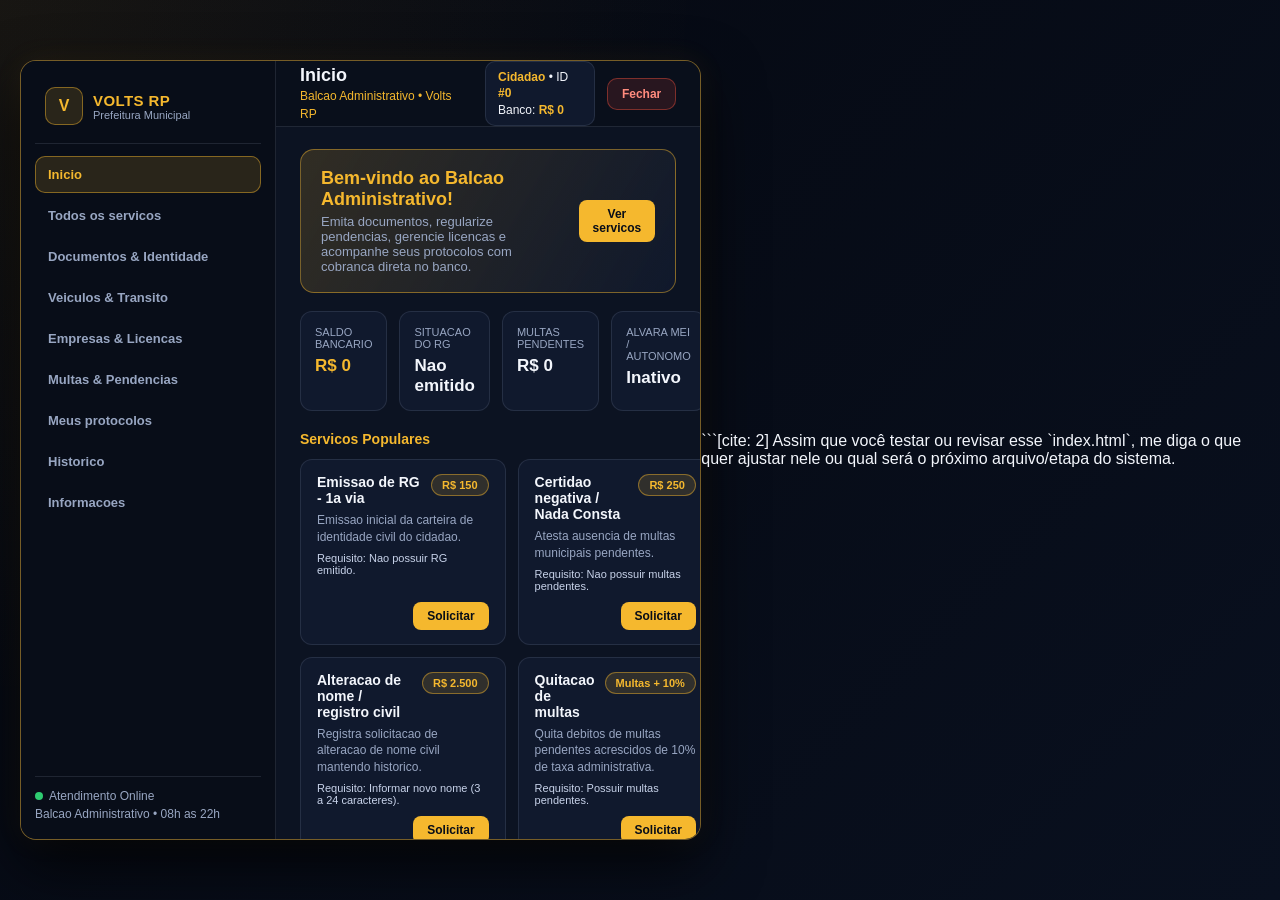
<file: balcao/index.html>
<!DOCTYPE html>
<html lang="pt-BR">
<head>
  <meta charset="UTF-8" />
  <meta name="viewport" content="width=device-width, initial-scale=1.0" />
  <title>Volts RP - Balcao Administrativo Municipal</title>
  <style>
    :root {
      --bg-dark: #070b14;
      --bg-panel: #0c1322;
      --bg-card: #10192d;
      --bg-card-hover: #15213b;
      --gold: #f5b82e;
      --gold-soft: rgba(245, 184, 46, 0.14);
      --gold-border: rgba(245, 184, 46, 0.45);
      --text-main: #f3f6fc;
      --text-muted: #98a6c2;
      --border-subtle: rgba(148, 163, 184, 0.16);
      --ok: #2ecc71;
      --warn: #f39c12;
      --err: #e74c3c;
    }

    * {
      box-sizing: border-box;
      margin: 0;
      padding: 0;
      font-family: "Segoe UI", Tahoma, Geneva, Verdana, sans-serif;
    }

    body {
      width: 100vw;
      height: 100vh;
      overflow: hidden;
      background: radial-gradient(circle at top left, rgba(245, 184, 46, 0.08), transparent 45%),
                  linear-gradient(135deg, #050810 0%, #09101f 100%);
      color: var(--text-main);
      display: flex;
      align-items: center;
      justify-content: center;
      padding: 20px;
    }

    .shell {
      width: 100%;
      max-width: 1240px;
      height: 92vh;
      max-height: 780px;
      background: var(--bg-panel);
      border: 1px solid var(--gold-border);
      border-radius: 16px;
      box-shadow: 0 24px 60px rgba(0, 0, 0, 0.75), 0 0 28px rgba(245, 184, 46, 0.08);
      display: grid;
      grid-template-columns: 255px 1fr;
      overflow: hidden;
    }

    .sidebar {
      background: #080d18;
      border-right: 1px solid var(--border-subtle);
      display: flex;
      flex-direction: column;
      justify-content: space-between;
      padding: 18px 14px;
      overflow-y: auto;
    }

    .brand {
      display: flex;
      align-items: center;
      gap: 10px;
      padding: 8px 10px 18px;
      border-bottom: 1px solid var(--border-subtle);
      margin-bottom: 12px;
    }

    .brand-badge {
      width: 38px;
      height: 38px;
      border-radius: 10px;
      background: var(--gold-soft);
      border: 1px solid var(--gold-border);
      color: var(--gold);
      display: grid;
      place-items: center;
      font-weight: 800;
      font-size: 16px;
    }

    .brand-title {
      font-size: 15px;
      font-weight: 700;
      color: var(--gold);
      letter-spacing: 0.4px;
    }

    .brand-sub {
      font-size: 11px;
      color: var(--text-muted);
    }

    .nav-list {
      display: flex;
      flex-direction: column;
      gap: 4px;
    }

    .nav-btn {
      width: 100%;
      text-align: left;
      background: transparent;
      border: 1px solid transparent;
      color: var(--text-muted);
      padding: 10px 12px;
      border-radius: 10px;
      font-size: 13px;
      font-weight: 600;
      cursor: pointer;
      transition: all 0.18s ease;
    }

    .nav-btn:hover {
      background: var(--bg-card);
      color: var(--text-main);
    }

    .nav-btn.active {
      background: var(--gold-soft);
      border-color: var(--gold-border);
      color: var(--gold);
    }

    .side-footer {
      border-top: 1px solid var(--border-subtle);
      padding-top: 12px;
      margin-top: 12px;
      font-size: 12px;
      color: var(--text-muted);
    }

    .status-dot {
      display: inline-block;
      width: 8px;
      height: 8px;
      border-radius: 50%;
      background: var(--ok);
      margin-right: 6px;
    }

    .main {
      display: flex;
      flex-direction: column;
      overflow: hidden;
    }

    .topbar {
      height: 66px;
      padding: 0 24px;
      border-bottom: 1px solid var(--border-subtle);
      background: rgba(8, 13, 24, 0.65);
      display: flex;
      align-items: center;
      justify-content: space-between;
      gap: 16px;
    }

    .topbar-left h1 {
      font-size: 18px;
      font-weight: 700;
      color: var(--text-main);
    }

    .topbar-left span {
      font-size: 12px;
      color: var(--gold);
    }

    .topbar-right {
      display: flex;
      align-items: center;
      gap: 12px;
    }

    .citizen-chip {
      background: var(--bg-card);
      border: 1px solid var(--border-subtle);
      border-radius: 10px;
      padding: 7px 12px;
      font-size: 12px;
      line-height: 1.35;
    }

    .citizen-chip strong {
      color: var(--gold);
    }

    .btn-close {
      background: rgba(231, 76, 60, 0.14);
      border: 1px solid rgba(231, 76, 60, 0.45);
      color: #ff8b7e;
      border-radius: 10px;
      padding: 8px 14px;
      font-size: 12px;
      font-weight: 700;
      cursor: pointer;
    }

    .btn-close:hover {
      background: rgba(231, 76, 60, 0.25);
    }

    .content {
      flex: 1;
      padding: 22px 24px;
      overflow-y: auto;
    }

    .section {
      display: none;
      animation: fadeIn 0.2s ease;
    }

    .section.active {
      display: block;
    }

    @keyframes fadeIn {
      from { opacity: 0; transform: translateY(4px); }
      to { opacity: 1; transform: translateY(0); }
    }

    .hero-banner {
      background: linear-gradient(120deg, rgba(245, 184, 46, 0.16), rgba(16, 25, 45, 0.92));
      border: 1px solid var(--gold-border);
      border-radius: 14px;
      padding: 18px 20px;
      margin-bottom: 18px;
      display: flex;
      justify-content: space-between;
      align-items: center;
      gap: 16px;
    }

    .hero-banner h2 {
      font-size: 18px;
      color: var(--gold);
      margin-bottom: 4px;
    }

    .hero-banner p {
      font-size: 13px;
      color: var(--text-muted);
    }

    .stats-grid {
      display: grid;
      grid-template-columns: repeat(4, 1fr);
      gap: 12px;
      margin-bottom: 20px;
    }

    .stat-card {
      background: var(--bg-card);
      border: 1px solid var(--border-subtle);
      border-radius: 12px;
      padding: 14px;
    }

    .stat-label {
      font-size: 11px;
      color: var(--text-muted);
      text-transform: uppercase;
      margin-bottom: 6px;
    }

    .stat-val {
      font-size: 17px;
      font-weight: 700;
      color: var(--text-main);
    }

    .stat-val.gold {
      color: var(--gold);
    }

    .section-title {
      font-size: 14px;
      font-weight: 700;
      color: var(--gold);
      margin-bottom: 12px;
      display: flex;
      align-items: center;
      gap: 8px;
    }

    .services-grid {
      display: grid;
      grid-template-columns: repeat(2, 1fr);
      gap: 12px;
      margin-bottom: 20px;
    }

    .service-card {
      background: var(--bg-card);
      border: 1px solid var(--border-subtle);
      border-radius: 12px;
      padding: 14px 16px;
      display: flex;
      flex-direction: column;
      justify-content: space-between;
      gap: 10px;
      transition: all 0.18s ease;
    }

    .service-card:hover {
      background: var(--bg-card-hover);
      border-color: var(--gold-border);
    }

    .service-top {
      display: flex;
      justify-content: space-between;
      align-items: flex-start;
      gap: 10px;
    }

    .service-name {
      font-size: 14px;
      font-weight: 700;
      color: var(--text-main);
    }

    .price-pill {
      background: var(--gold-soft);
      border: 1px solid var(--gold-border);
      color: var(--gold);
      border-radius: 999px;
      padding: 4px 10px;
      font-size: 11px;
      font-weight: 700;
      white-space: nowrap;
    }

    .service-desc {
      font-size: 12px;
      color: var(--text-muted);
      line-height: 1.4;
    }

    .service-req {
      font-size: 11px;
      color: #c8d3ea;
    }

    .service-actions {
      display: flex;
      justify-content: flex-end;
    }

    .btn-gold {
      background: var(--gold);
      color: #080d18;
      border: none;
      border-radius: 8px;
      padding: 7px 14px;
      font-size: 12px;
      font-weight: 700;
      cursor: pointer;
    }

    .btn-gold:hover {
      filter: brightness(1.06);
    }

    .two-col {
      display: grid;
      grid-template-columns: 1.2fr 1fr;
      gap: 14px;
    }

    .panel-box {
      background: var(--bg-card);
      border: 1px solid var(--border-subtle);
      border-radius: 12px;
      padding: 14px 16px;
    }

    .list-item {
      padding: 10px 0;
      border-bottom: 1px solid var(--border-subtle);
      font-size: 12px;
    }

    .list-item:last-child {
      border-bottom: none;
    }

    .proto-code {
      color: var(--gold);
      font-weight: 700;
    }

    .modal-backdrop {
      position: fixed;
      inset: 0;
      background: rgba(3, 6, 12, 0.78);
      display: none;
      align-items: center;
      justify-content: center;
      z-index: 50;
      padding: 16px;
    }

    .modal-backdrop.open {
      display: flex;
    }

    .modal-box {
      width: 100%;
      max-width: 480px;
      background: var(--bg-panel);
      border: 1px solid var(--gold-border);
      border-radius: 14px;
      padding: 20px;
      box-shadow: 0 20px 50px rgba(0, 0, 0, 0.8);
    }

    .modal-box h3 {
      color: var(--gold);
      font-size: 16px;
      margin-bottom: 8px;
    }

    .modal-desc {
      font-size: 12px;
      color: var(--text-muted);
      margin-bottom: 14px;
    }

    .form-group {
      margin-bottom: 12px;
      display: none;
    }

    .form-group.visible {
      display: block;
    }

    .form-group label {
      display: block;
      font-size: 12px;
      color: var(--text-main);
      margin-bottom: 5px;
    }

    .form-group input {
      width: 100%;
      background: var(--bg-dark);
      border: 1px solid var(--border-subtle);
      border-radius: 8px;
      padding: 9px 11px;
      color: var(--text-main);
      font-size: 13px;
    }

    .summary-box {
      background: var(--bg-dark);
      border: 1px solid var(--border-subtle);
      border-radius: 10px;
      padding: 12px;
      font-size: 12px;
      margin-bottom: 14px;
      line-height: 1.5;
    }

    .summary-box strong {
      color: var(--gold);
    }

    .modal-actions {
      display: flex;
      justify-content: flex-end;
      gap: 10px;
    }

    .btn-ghost {
      background: transparent;
      border: 1px solid var(--border-subtle);
      color: var(--text-muted);
      border-radius: 8px;
      padding: 8px 14px;
      font-size: 12px;
      font-weight: 600;
      cursor: pointer;
    }

    .toast {
      position: fixed;
      bottom: 22px;
      right: 22px;
      max-width: 420px;
      background: var(--bg-panel);
      border: 1px solid var(--gold-border);
      border-radius: 12px;
      padding: 12px 16px;
      font-size: 12px;
      box-shadow: 0 12px 30px rgba(0, 0, 0, 0.65);
      display: none;
      z-index: 80;
    }

    .toast.open {
      display: block;
    }

    .toast.success { border-color: rgba(46, 204, 113, 0.6); }
    .toast.error { border-color: rgba(231, 76, 60, 0.6); }
    .toast.warning { border-color: rgba(243, 156, 18, 0.6); }
  </style>
</head>
<body>
  <div class="shell">
    <aside class="sidebar">
      <div>
        <div class="brand">
          <div class="brand-badge">V</div>
          <div>
            <div class="brand-title">VOLTS RP</div>
            <div class="brand-sub">Prefeitura Municipal</div>
          </div>
        </div>

        <nav class="nav-list">
          <button class="nav-btn active" data-tab="inicio">Inicio</button>
          <button class="nav-btn" data-tab="todos">Todos os servicos</button>
          <button class="nav-btn" data-tab="documentos">Documentos &amp; Identidade</button>
          <button class="nav-btn" data-tab="veiculos">Veiculos &amp; Transito</button>
          <button class="nav-btn" data-tab="empresas">Empresas &amp; Licencas</button>
          <button class="nav-btn" data-tab="multas">Multas &amp; Pendencias</button>
          <button class="nav-btn" data-tab="protocolos">Meus protocolos</button>
          <button class="nav-btn" data-tab="historico">Historico</button>
          <button class="nav-btn" data-tab="informacoes">Informacoes</button>
        </nav>
      </div>

      <div class="side-footer">
        <div><span class="status-dot"></span>Atendimento Online</div>
        <div style="margin-top: 4px;">Balcao Administrativo • 08h as 22h</div>
      </div>
    </aside>

    <div class="main">
      <header class="topbar">
        <div class="topbar-left">
          <h1 id="pageTitle">Inicio</h1>
          <span>Balcao Administrativo • Volts RP</span>
        </div>

        <div class="topbar-right">
          <div class="citizen-chip">
            <strong id="topNome">Cidadao</strong> • ID <strong id="topId">#0</strong><br />
            Banco: <strong id="topBanco">R$ 0</strong>
          </div>
          <button class="btn-close" id="btnFechar">Fechar</button>
        </div>
      </header>

      <main class="content">
        <section class="section active" id="sec-inicio">
          <div class="hero-banner">
            <div>
              <h2>Bem-vindo ao Balcao Administrativo!</h2>
              <p>Emita documentos, regularize pendencias, gerencie licencas e acompanhe seus protocolos com cobranca direta no banco.</p>
            </div>
            <button class="btn-gold" data-jump="todos">Ver servicos</button>
          </div>

          <div class="stats-grid">
            <div class="stat-card">
              <div class="stat-label">Saldo Bancario</div>
              <div class="stat-val gold" id="statBanco">R$ 0</div>
            </div>
            <div class="stat-card">
              <div class="stat-label">Situacao do RG</div>
              <div class="stat-val" id="statRG">Nao emitido</div>
            </div>
            <div class="stat-card">
              <div class="stat-label">Multas Pendentes</div>
              <div class="stat-val" id="statMultas">R$ 0</div>
            </div>
            <div class="stat-card">
              <div class="stat-label">Alvara MEI / Autonomo</div>
              <div class="stat-val" id="statAlvara">Inativo</div>
            </div>
          </div>

          <div class="section-title">Servicos Populares</div>
          <div class="services-grid" id="gridPopulares"></div>

          <div class="two-col">
            <div class="panel-box">
              <div class="section-title">Ultimos Protocolos</div>
              <div id="homeProtocolos">
                <div class="list-item">Nenhum protocolo registrado ainda.</div>
              </div>
            </div>
            <div class="panel-box">
              <div class="section-title">Avisos Municipais</div>
              <div class="list-item">Todas as taxas e servicos sao debitados diretamente do saldo bancario.</div>
              <div class="list-item">A Certidao Negativa exige zero multas pendentes em seu nome.</div>
              <div class="list-item">O Alvará Autonomo / MEI tem validade de 7 dias reais.</div>
            </div>
          </div>
        </section>

        <section class="section" id="sec-todos">
          <div class="section-title">Todos os Servicos Municipais</div>
          <div class="services-grid" id="gridTodos"></div>
        </section>

        <section class="section" id="sec-documentos">
          <div class="section-title">Documentos &amp; Identidade</div>
          <div class="services-grid" id="gridDocumentos"></div>
        </section>

        <section class="section" id="sec-veiculos">
          <div class="section-title">Veiculos &amp; Transito</div>
          <div class="services-grid" id="gridVeiculos"></div>
        </section>

        <section class="section" id="sec-empresas">
          <div class="section-title">Empresas &amp; Licencas</div>
          <div class="services-grid" id="gridEmpresas"></div>
        </section>

        <section class="section" id="sec-multas">
          <div class="section-title">Multas &amp; Pendencias</div>
          <div class="services-grid" id="gridMultas"></div>
        </section>

        <section class="section" id="sec-protocolos">
          <div class="section-title">Meus Protocolos</div>
          <div class="panel-box" id="listaProtocolos">
            <div class="list-item">Nenhum protocolo encontrado.</div>
          </div>
        </section>

        <section class="section" id="sec-historico">
          <div class="section-title">Historico de Atendimentos</div>
          <div class="panel-box" id="listaHistorico">
            <div class="list-item">Nenhum registro no historico.</div>
          </div>
        </section>

        <section class="section" id="sec-informacoes">
          <div class="section-title">Informacoes do Balcao Administrativo</div>
          <div class="panel-box">
            <div class="list-item"><strong>Funcao:</strong> Despachante e atendimento burocratico municipal da Prefeitura de Volts RP.</div>
            <div class="list-item"><strong>Cobranca:</strong> Realizada exclusivamente no banco do jogador apos confirmacao. Nao ha cobranca quando o requisito nao e atendido.</div>
            <div class="list-item"><strong>Protocolos:</strong> Cada solicitacao concluida gera numero de protocolo unico e fica salva no banco de dados.</div>
            <div class="list-item"><strong>Empregos e Carreira:</strong> Para assinar contrato ou pedir promocao, utilize a recepcao de empregos na Prefeitura.</div>
          </div>
        </section>
      </main>
    </div>
  </div>

  <div class="modal-backdrop" id="modalConfirm">
    <div class="modal-box">
      <h3 id="modalTitle">Confirmar Servico</h3>
      <p class="modal-desc" id="modalDesc"></p>

      <div class="form-group" id="groupParam1">
        <label id="labelParam1" for="inputParam1">Informacao</label>
        <input type="text" id="inputParam1" maxlength="48" placeholder="Digite aqui..." />
      </div>

      <div class="summary-box" id="modalSummary"></div>

      <div class="modal-actions">
        <button class="btn-ghost" id="btnCancelModal">Cancelar</button>
        <button class="btn-gold" id="btnConfirmModal">Confirmar e Pagar</button>
      </div>
    </div>
  </div>

  <div class="toast" id="toastBox"></div>

  <script>
    const state = {
      name: "Cidadao",
      id: 0,
      bank: 0,
      hasRg: 0,
      fines: 0,
      hasAlvara: 0,
      protocols: []
    };

    const SERVICES = [
      { code: "rg_1via", cat: "documentos", popular: true, name: "Emissao de RG - 1a via", priceLabel: "R$ 150", amount: 150, desc: "Emissao inicial da carteira de identidade civil do cidadao.", req: "Requisito: Nao possuir RG emitido.", needInput: false },
      { code: "rg_2via", cat: "documentos", popular: false, name: "Emissao de RG - 2a via", priceLabel: "R$ 300", amount: 300, desc: "Segunda via da identidade em caso de perda ou extravio.", req: "Requisito: Possuir RG ja emitido.", needInput: false },
      { code: "cert_residencia", cat: "documentos", popular: false, name: "Certidao de residencia", priceLabel: "R$ 200", amount: 200, desc: "Comprovante oficial de residencia municipal.", req: "Requisito: Conta ativa no servidor.", needInput: false },
      { code: "cert_nada_consta", cat: "documentos", popular: true, name: "Certidao negativa / Nada Consta", priceLabel: "R$ 250", amount: 250, desc: "Atesta ausencia de multas municipais pendentes.", req: "Requisito: Nao possuir multas pendentes.", needInput: false },
      { code: "alteracao_nome", cat: "documentos", popular: true, name: "Alteracao de nome / registro civil", priceLabel: "R$ 2.500", amount: 2500, desc: "Registra solicitacao de alteracao de nome civil mantendo historico.", req: "Requisito: Informar novo nome (3 a 24 caracteres).", needInput: true, label: "Novo nome civil desejado", placeholder: "Ex: Lucas Andrade" },
      { code: "reg_cadastral", cat: "documentos", popular: false, name: "Regularizacao cadastral", priceLabel: "R$ 350", amount: 350, desc: "Atualizacao e conferencia dos dados cadastrais municipais.", req: "Requisito: Conta ativa.", needInput: false },
      { code: "procuracao", cat: "documentos", popular: false, name: "Registro de procuracao", priceLabel: "R$ 500", amount: 500, desc: "Formaliza procuracao administrativa para representacao.", req: "Requisito: Informar outorgado ou finalidade.", needInput: true, label: "Outorgado ou finalidade", placeholder: "Ex: Representacao patrimonial" },

      { code: "quitar_multas", cat: "veiculos", popular: true, name: "Quitacao de multas", priceLabel: "Multas + 10%", amount: null, desc: "Quita debitos de multas pendentes acrescidos de 10% de taxa administrativa.", req: "Requisito: Possuir multas pendentes.", needInput: false },
      { code: "reg_veiculo", cat: "veiculos", popular: true, name: "Regularizacao de veiculo / IPVA / licenciamento", priceLabel: "R$ 400", amount: 400, desc: "Regulariza documentacao e licenciamento veicular.", req: "Requisito: Informar placa ou modelo do veiculo.", needInput: true, label: "Placa ou identificacao do veiculo", placeholder: "Ex: VLT-1024" },
      { code: "transf_veiculo", cat: "veiculos", popular: false, name: "Transferencia de veiculo", priceLabel: "R$ 600", amount: 600, desc: "Registra processo de transferencia de propriedade veicular.", req: "Requisito: Informar comprador ou destino.", needInput: true, label: "Nome ou ID do comprador", placeholder: "Ex: Carlos Silva" },
      { code: "cert_propriedade", cat: "veiculos", popular: false, name: "Certidao de propriedade", priceLabel: "R$ 300", amount: 300, desc: "Emite certidao de propriedade vinculada ao veiculo.", req: "Requisito: Informar veiculo.", needInput: true, label: "Placa ou modelo do veiculo", placeholder: "Ex: VLT-1024" },
      { code: "hist_veicular", cat: "veiculos", popular: false, name: "Historico veicular", priceLabel: "R$ 350", amount: 350, desc: "Consulta e emite historico administrativo do veiculo.", req: "Requisito: Informar veiculo.", needInput: true, label: "Placa ou modelo do veiculo", placeholder: "Ex: VLT-1024" },

      { code: "alvara_mei", cat: "empresas", popular: true, name: "Alvara autonomo / MEI", priceLabel: "R$ 500 (7d)", amount: 500, desc: "Emite alvara de atividade autonoma com validade de 7 dias reais.", req: "Requisito: Saldo bancario de R$ 500.", needInput: false },
      { code: "reg_empresa", cat: "empresas", popular: false, name: "Registro de empresa", priceLabel: "R$ 1.500", amount: 1500, desc: "Protocola abertura e registro de nova empresa municipal.", req: "Requisito: Informar nome da empresa.", needInput: true, label: "Nome da empresa", placeholder: "Ex: Oficina Central Volts" },
      { code: "alvara_comercial", cat: "empresas", popular: false, name: "Alvara comercial", priceLabel: "R$ 1.000", amount: 1000, desc: "Emite alvara de funcionamento comercial.", req: "Requisito: Informar estabelecimento.", needInput: true, label: "Nome do estabelecimento", placeholder: "Ex: Conveniencia Sul" },
      { code: "renovar_alvara", cat: "empresas", popular: false, name: "Renovacao de alvara", priceLabel: "R$ 500", amount: 500, desc: "Renova a validade do alvara por mais 7 dias reais.", req: "Requisito: Saldo bancario de R$ 500.", needInput: false },
      { code: "licenca_evento", cat: "empresas", popular: false, name: "Licenca para evento", priceLabel: "R$ 750", amount: 750, desc: "Autorizacao municipal para realizacao de evento.", req: "Requisito: Informar nome ou local do evento.", needInput: true, label: "Nome ou local do evento", placeholder: "Ex: Encontro Automotivo" },

      { code: "consulta_pendencias", cat: "multas", popular: false, name: "Consulta de pendencias", priceLabel: "R$ 100", amount: 100, desc: "Emite consulta oficial de debitos e situacao cadastral.", req: "Requisito: Saldo bancario de R$ 100.", needInput: false },
      { code: "parcelar_debitos", cat: "multas", popular: false, name: "Parcelamento de debitos", priceLabel: "Entrada 10%", amount: null, desc: "Registra entrada de 10% sobre os debitos pendentes.", req: "Requisito: Possuir multas pendentes.", needInput: false },
      { code: "limpeza_ficha", cat: "multas", popular: true, name: "Limpeza de ficha administrativa", priceLabel: "R$ 1.200", amount: 1200, desc: "Remove infracoes administrativas leves ja resolvidas. Nao apaga multas pendentes.", req: "Requisito: Sem multas pendentes.", needInput: false }
    ];

    let pendingService = null;

    function formatBRL(val) {
      return "R$ " + Number(val || 0).toLocaleString("pt-BR");
    }

    function showToast(type, msg, proto) {
      const box = document.getElementById("toastBox");
      box.className = "toast open " + (type || "success");
      box.innerHTML = "<strong>" + (msg || "") + "</strong>" + (proto ? "<div style='margin-top:4px;color:#f5b82e'>Protocolo: " + proto + "</div>" : "");
      clearTimeout(showToast._t);
      showToast._t = setTimeout(() => box.classList.remove("open"), 4500);
    }

    function emitCef(eventName, payload) {
      if (window.cef && typeof window.cef.emit === "function") {
        window.cef.emit(eventName, String(payload || ""));
      }
    }

    function renderServiceCard(srv) {
      const card = document.createElement("div");
      card.className = "service-card";
      card.innerHTML = `
        <div>
          <div class="service-top">
            <div class="service-name">${srv.name}</div>
            <span class="price-pill">${srv.priceLabel}</span>
          </div>
          <div class="service-desc" style="margin-top:6px">${srv.desc}</div>
          <div class="service-req" style="margin-top:6px">${srv.req}</div>
        </div>
        <div class="service-actions">
          <button class="btn-gold">Solicitar</button>
        </div>
      `;
      card.querySelector("button").addEventListener("click", () => openServiceModal(srv));
      return card;
    }

    function renderAllServices() {
      const grids = {
        populares: document.getElementById("gridPopulares"),
        todos: document.getElementById("gridTodos"),
        documentos: document.getElementById("gridDocumentos"),
        veiculos: document.getElementById("gridVeiculos"),
        empresas: document.getElementById("gridEmpresas"),
        multas: document.getElementById("gridMultas")
      };

      Object.values(grids).forEach((g) => { if (g) g.innerHTML = ""; });

      SERVICES.forEach((srv) => {
        if (srv.popular && grids.populares) grids.populares.appendChild(renderServiceCard(srv));
        if (grids.todos) grids.todos.appendChild(renderServiceCard(srv));
        if (grids[srv.cat]) grids[srv.cat].appendChild(renderServiceCard(srv));
      });
    }

    function estimateAmount(srv) {
      if (typeof srv.amount === "number") return srv.amount;
      if (srv.code === "quitar_multas") {
        if (state.fines <= 0) return 0;
        return state.fines + Math.ceil(state.fines * 0.10);
      }
      if (srv.code === "parcelar_debitos") {
        if (state.fines <= 0) return 0;
        return Math.max(1, Math.ceil(state.fines * 0.10));
      }
      return 0;
    }

    function openServiceModal(srv) {
      pendingService = srv;
      document.getElementById("modalTitle").textContent = srv.name;
      document.getElementById("modalDesc").textContent = srv.desc;

      const group = document.getElementById("groupParam1");
      const input = document.getElementById("inputParam1");
      if (srv.needInput) {
        group.classList.add("visible");
        document.getElementById("labelParam1").textContent = srv.label || "Informacao";
        input.placeholder = srv.placeholder || "";
        input.value = "";
      } else {
        group.classList.remove("visible");
        input.value = "";
      }

      const est = estimateAmount(srv);
      document.getElementById("modalSummary").innerHTML = `
        <div><strong>Valor estimado:</strong> ${formatBRL(est)}</div>
        <div><strong>Saldo em conta:</strong> ${formatBRL(state.bank)}</div>
        <div><strong>Cobranca:</strong> Direto no banco apos validacao do servidor</div>
      `;

      document.getElementById("modalConfirm").classList.add("open");
    }

    function closeServiceModal() {
      pendingService = null;
      document.getElementById("modalConfirm").classList.remove("open");
    }

    function renderPlayerState() {
      document.getElementById("topNome").textContent = state.name;
      document.getElementById("topId").textContent = "#" + state.id;
      document.getElementById("topBanco").textContent = formatBRL(state.bank);

      document.getElementById("statBanco").textContent = formatBRL(state.bank);
      document.getElementById("statRG").textContent = state.hasRg ? "Emitido" : "Nao emitido";
      document.getElementById("statMultas").textContent = formatBRL(state.fines);
      document.getElementById("statAlvara").textContent = state.hasAlvara ? "Ativo (7d)" : "Inativo";
    }

    function renderProtocols() {
      const homeEl = document.getElementById("homeProtocolos");
      const fullEl = document.getElementById("listaProtocolos");
      const histEl = document.getElementById("listaHistorico");

      if (!state.protocols.length) {
        homeEl.innerHTML = '<div class="list-item">Nenhum protocolo registrado ainda.</div>';
        fullEl.innerHTML = '<div class="list-item">Nenhum protocolo encontrado.</div>';
        histEl.innerHTML = '<div class="list-item">Nenhum registro no historico.</div>';
        return;
      }

      homeEl.innerHTML = state.protocols.slice(0, 4).map((p) => `
        <div class="list-item">
          <span class="proto-code">${p.code}</span> • ${p.name} — <strong>${formatBRL(p.amount)}</strong> (${p.status})
        </div>
      `).join("");

      const allHtml = state.protocols.map((p) => `
        <div class="list-item">
          <div><span class="proto-code">${p.code}</span> • <strong>${p.name}</strong> • ${p.status}</div>
          <div style="color:#98a6c2;margin-top:3px">${p.date} • Valor: ${formatBRL(p.amount)} ${p.details ? "• " + p.details : ""}</div>
        </div>
      `).join("");

      fullEl.innerHTML = allHtml;
      histEl.innerHTML = allHtml;
    }

    function switchTab(tabName) {
      const titles = {
        inicio: "Inicio",
        todos: "Todos os servicos",
        documentos: "Documentos & Identidade",
        veiculos: "Veiculos & Transito",
        empresas: "Empresas & Licencas",
        multas: "Multas & Pendencias",
        protocolos: "Meus protocolos",
        historico: "Historico",
        informacoes: "Informacoes"
      };

      document.querySelectorAll(".nav-btn").forEach((b) => b.classList.toggle("active", b.dataset.tab === tabName));
      document.querySelectorAll(".section").forEach((s) => s.classList.remove("active"));
      const target = document.getElementById("sec-" + tabName);
      if (target) target.classList.add("active");
      document.getElementById("pageTitle").textContent = titles[tabName] || "Balcao Administrativo";
    }

    document.querySelectorAll(".nav-btn").forEach((btn) => {
      btn.addEventListener("click", () => switchTab(btn.dataset.tab));
    });

    document.querySelectorAll("[data-jump]").forEach((btn) => {
      btn.addEventListener("click", () => switchTab(btn.dataset.jump));
    });

    document.getElementById("btnCancelModal").addEventListener("click", closeServiceModal);
    document.getElementById("btnConfirmModal").addEventListener("click", () => {
      if (!pendingService) return;
      const p1 = document.getElementById("inputParam1").value.trim();
      const payload = p1 ? `${pendingService.code}|${p1}` : pendingService.code;
      emitCef("volts:balcao_request", payload);
      closeServiceModal();
    });

    document.getElementById("btnFechar").addEventListener("click", () => {
      emitCef("volts:balcao_close", "1");
    });

    if (window.cef && typeof window.cef.on === "function") {
      window.cef.on("volts:balcao_player", (raw) => {
        const parts = String(raw || "").split("|");
        state.name = parts[0] || "Cidadao";
        state.id = parseInt(parts[1] || "0", 10) || 0;
        state.bank = parseInt(parts[2] || "0", 10) || 0;
        state.hasRg = parseInt(parts[3] || "0", 10) || 0;
        state.fines = parseInt(parts[4] || "0", 10) || 0;
        state.hasAlvara = parseInt(parts[5] || "0", 10) || 0;
        renderPlayerState();
      });

      window.cef.on("volts:balcao_protocols_clear", () => {
        state.protocols = [];
        renderProtocols();
      });

      window.cef.on("volts:balcao_protocol_item", (raw) => {
        const parts = String(raw || "").split("|");
        state.protocols.push({
          code: parts[0] || "",
          name: parts[1] || "",
          amount: parseInt(parts[2] || "0", 10) || 0,
          status: parts[3] || "Concluido",
          date: parts[4] || "",
          details: parts[5] || ""
        });
        renderProtocols();
      });

      window.cef.on("volts:balcao_feedback", (tipo, mensagem, protocolo) => {
        showToast(tipo, mensagem, protocolo);
      });
    }

    renderAllServices();
    renderPlayerState();
    renderProtocols();
    emitCef("volts:balcao_ready", "1");
  </script>
</body>
</html>
```[cite: 2]

Assim que você testar ou revisar esse `index.html`, me diga o que quer ajustar nele ou qual será o próximo arquivo/etapa do sistema.
</file>
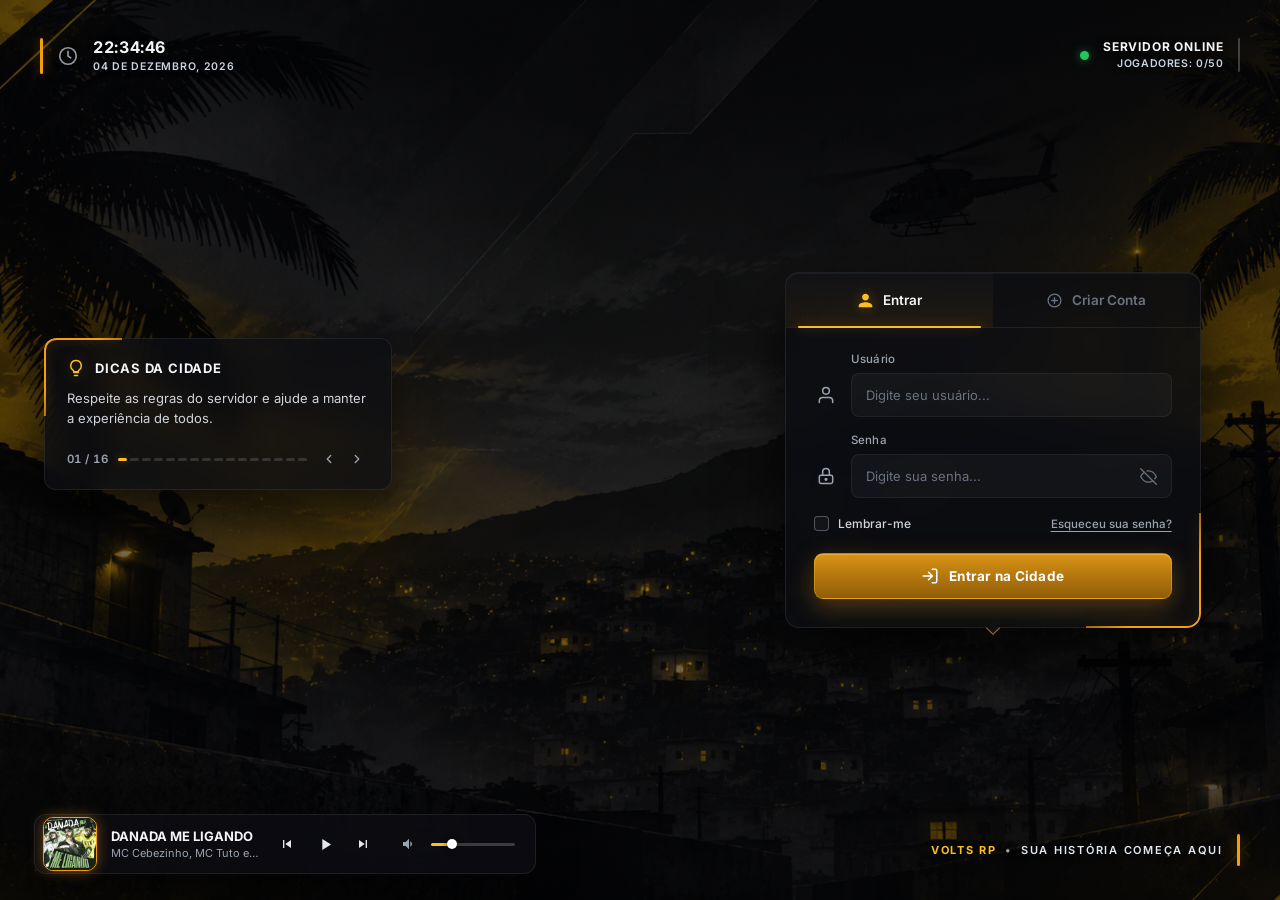
<file: login/index.html>
<!DOCTYPE html>
<html lang="pt-BR">
<head>
    <meta charset="UTF-8">
    <meta name="viewport" content="width=device-width, initial-scale=1.0">
    <meta name="theme-color" content="#050609">
    <title>VOLTS RP — Login</title>

    <link rel="preconnect" href="https://fonts.googleapis.com">
    <link rel="preconnect" href="https://fonts.gstatic.com" crossorigin>
    <link href="https://fonts.googleapis.com/css2?family=Inter:wght@400;500;600;700;800&display=swap" rel="stylesheet">

    <link rel="stylesheet" href="style.css?v=35">
</head>
<body>
    <!-- CAMADA DE FUNDO: IMAGEM PNG COM ESCURECIMENTO SUAVE -->
    <div class="bg-layer" aria-hidden="true">
        <img
            id="bgImage"
            class="bg-image"
            src="./fundo.png?v=35"
            alt=""
            decoding="async"
        >
        <div class="bg-dim"></div>
    </div>

    <!-- TOPO ESQUERDO: RELÓGIO E DATA -->
    <header class="hud-top-left" aria-label="Horário e data">
        <span class="accent-bar-gold" aria-hidden="true"></span>
        <div class="clock-icon" aria-hidden="true">
            <svg viewBox="0 0 24 24" width="22" height="22" fill="none" stroke="currentColor" stroke-width="1.8" stroke-linecap="round" stroke-linejoin="round">
                <circle cx="12" cy="12" r="9"/>
                <polyline points="12 7 12 12 15 14"/>
            </svg>
        </div>
        <div class="clock-texts">
            <span id="liveClock" class="clock-time">00:00:00</span>
            <span id="liveDate" class="clock-date">CARREGANDO DATA...</span>
        </div>
    </header>

    <!-- TOPO DIREITO: STATUS DO SERVIDOR E JOGADORES -->
    <aside id="serverStatusBox" class="hud-top-right is-online" aria-label="Status do servidor">
        <span id="serverStatusDot" class="status-dot" aria-hidden="true"></span>
        <div class="status-info">
            <span id="serverStatusText" class="status-title">SERVIDOR ONLINE</span>
            <span id="playerCountText" class="status-players">JOGADORES: 0/50</span>
        </div>
        <span class="accent-bar-muted" aria-hidden="true"></span>
    </aside>

    <!-- CENTRO ESQUERDO: DICAS DA CIDADE -->
    <section class="city-tips-card" aria-label="Dicas da cidade">
        <div class="tips-corner-glow" aria-hidden="true"></div>

        <div class="tips-header">
            <span class="tips-icon" aria-hidden="true">
                <svg viewBox="0 0 24 24" width="18" height="18" fill="none" stroke="currentColor" stroke-width="2" stroke-linecap="round" stroke-linejoin="round">
                    <path d="M9 18h6"/>
                    <path d="M10 22h4"/>
                    <path d="M12 2a7 7 0 0 0-4 12.75c.65.45 1 1.15 1 1.95V17h6v-.3c0-.8.35-1.5 1-1.95A7 7 0 0 0 12 2z"/>
                </svg>
            </span>
            <h2 class="tips-title">DICAS DA CIDADE</h2>
        </div>

        <p id="cityTipText" class="tips-body">
            Respeite as regras do servidor e ajude a manter a experiência de todos.
        </p>

        <div class="tips-footer">
            <span id="cityTipCounter" class="tips-counter">01 / 16</span>

            <div id="cityTipSegments" class="tips-segments" role="tablist" aria-label="Selecionar dica">
                <button type="button" class="tip-seg active" data-index="0" aria-label="Dica 1"></button>
                <button type="button" class="tip-seg" data-index="1" aria-label="Dica 2"></button>
                <button type="button" class="tip-seg" data-index="2" aria-label="Dica 3"></button>
                <button type="button" class="tip-seg" data-index="3" aria-label="Dica 4"></button>
                <button type="button" class="tip-seg" data-index="4" aria-label="Dica 5"></button>
                <button type="button" class="tip-seg" data-index="5" aria-label="Dica 6"></button>
                <button type="button" class="tip-seg" data-index="6" aria-label="Dica 7"></button>
                <button type="button" class="tip-seg" data-index="7" aria-label="Dica 8"></button>
                <button type="button" class="tip-seg" data-index="8" aria-label="Dica 9"></button>
                <button type="button" class="tip-seg" data-index="9" aria-label="Dica 10"></button>
                <button type="button" class="tip-seg" data-index="10" aria-label="Dica 11"></button>
                <button type="button" class="tip-seg" data-index="11" aria-label="Dica 12"></button>
                <button type="button" class="tip-seg" data-index="12" aria-label="Dica 13"></button>
                <button type="button" class="tip-seg" data-index="13" aria-label="Dica 14"></button>
                <button type="button" class="tip-seg" data-index="14" aria-label="Dica 15"></button>
                <button type="button" class="tip-seg" data-index="15" aria-label="Dica 16"></button>
            </div>

            <div class="tips-arrows">
                <button id="btnPrevTip" type="button" class="tip-arrow-btn" title="Dica anterior" aria-label="Dica anterior">
                    <svg viewBox="0 0 24 24" width="14" height="14" fill="none" stroke="currentColor" stroke-width="2.4" stroke-linecap="round" stroke-linejoin="round">
                        <polyline points="15 18 9 12 15 6"/>
                    </svg>
                </button>
                <button id="btnNextTip" type="button" class="tip-arrow-btn" title="Próxima dica" aria-label="Próxima dica">
                    <svg viewBox="0 0 24 24" width="14" height="14" fill="none" stroke="currentColor" stroke-width="2.4" stroke-linecap="round" stroke-linejoin="round">
                        <polyline points="9 18 15 12 9 6"/>
                    </svg>
                </button>
            </div>
        </div>
    </section>

    <!-- CENTRO DIREITO: CARD DE AUTENTICAÇÃO -->
    <main class="auth-card" aria-label="Autenticação VOLTS RP">
        <div class="auth-corner-glow" aria-hidden="true"></div>
        <div class="auth-bottom-notch" aria-hidden="true"></div>

        <!-- ABAS -->
        <div class="tabs-bar" role="tablist">
            <button id="tabLogin" type="button" class="tab-btn active" role="tab" aria-selected="true">
                <svg class="tab-icon" viewBox="0 0 24 24" width="17" height="17" fill="currentColor">
                    <path d="M12 12c2.7 0 4.8-2.1 4.8-4.8S14.7 2.4 12 2.4 7.2 4.5 7.2 7.2 9.3 12 12 12zm0 2.4c-3.2 0-9.6 1.6-9.6 4.8v2.4h19.2v-2.4c0-3.2-6.4-4.8-9.6-4.8z"/>
                </svg>
                <span>Entrar</span>
            </button>

            <button id="tabRegister" type="button" class="tab-btn" role="tab" aria-selected="false">
                <svg class="tab-icon" viewBox="0 0 24 24" width="17" height="17" fill="none" stroke="currentColor" stroke-width="1.8" stroke-linecap="round" stroke-linejoin="round">
                    <circle cx="12" cy="12" r="9"/>
                    <line x1="12" y1="8" x2="12" y2="16"/>
                    <line x1="8" y1="12" x2="16" y2="12"/>
                </svg>
                <span>Criar Conta</span>
            </button>
        </div>

        <!-- CORPO DO FORMULÁRIO -->
        <div class="auth-body">
            <div id="feedbackBox" class="feedback-box hidden" role="alert"></div>

            <!-- FORMULÁRIO ENTRAR -->
            <form id="formLogin" class="auth-form" autocomplete="off">
                <div class="field-row">
                    <span class="field-side-icon" aria-hidden="true">
                        <svg viewBox="0 0 24 24" width="20" height="20" fill="none" stroke="currentColor" stroke-width="1.8" stroke-linecap="round" stroke-linejoin="round">
                            <path d="M20 21v-2a4 4 0 0 0-4-4H8a4 4 0 0 0-4 4v2"/>
                            <circle cx="12" cy="7" r="4"/>
                        </svg>
                    </span>
                    <div class="field-main">
                        <label for="loginUsername" class="field-label">Usuário</label>
                        <div class="input-box is-readonly">
                            <input id="loginUsername" type="text" placeholder="Digite seu usuário..." readonly>
                        </div>
                    </div>
                </div>

                <div class="field-row">
                    <span class="field-side-icon" aria-hidden="true">
                        <svg viewBox="0 0 24 24" width="20" height="20" fill="none" stroke="currentColor" stroke-width="1.8" stroke-linecap="round" stroke-linejoin="round">
                            <rect x="4" y="11" width="16" height="10" rx="2"/>
                            <path d="M8 11V7a4 4 0 0 1 8 0v4"/>
                            <circle cx="12" cy="16" r="1"/>
                        </svg>
                    </span>
                    <div class="field-main">
                        <label for="loginPassword" class="field-label">Senha</label>
                        <div class="input-box">
                            <input id="loginPassword" type="password" placeholder="Digite sua senha..." maxlength="32" required>
                            <button type="button" class="eye-btn" data-target="loginPassword" aria-pressed="false" title="Mostrar ou ocultar senha" aria-label="Mostrar ou ocultar senha">
                                <svg class="icon-eye-open hidden" viewBox="0 0 24 24" width="17" height="17" fill="none" stroke="currentColor" stroke-width="1.8" stroke-linecap="round" stroke-linejoin="round">
                                    <path d="M1 12s4-8 11-8 11 8 11 8-4 8-11 8-11-8-11-8z"/>
                                    <circle cx="12" cy="12" r="3"/>
                                </svg>
                                <svg class="icon-eye-closed" viewBox="0 0 24 24" width="17" height="17" fill="none" stroke="currentColor" stroke-width="1.8" stroke-linecap="round" stroke-linejoin="round">
                                    <path d="M17.94 17.94A10.07 10.07 0 0 1 12 20c-7 0-11-8-11-8a18.45 18.45 0 0 1 5.06-5.94"/>
                                    <path d="M9.9 4.24A9.12 9.12 0 0 1 12 4c7 0 11 8 11 8a18.5 18.5 0 0 1-2.16 3.19"/>
                                    <line x1="1" y1="1" x2="23" y2="23"/>
                                </svg>
                            </button>
                        </div>
                    </div>
                </div>

                <div class="form-options">
                    <label class="remember-label">
                        <input id="rememberMe" type="checkbox" class="remember-checkbox">
                        <span class="remember-box" aria-hidden="true"></span>
                        <span>Lembrar-me</span>
                    </label>

                    <button id="btnForgotPass" type="button" class="forgot-link">
                        Esqueceu sua senha?
                    </button>
                </div>

                <button id="btnSubmitLogin" type="submit" class="submit-btn">
                    <svg class="submit-icon" viewBox="0 0 24 24" width="18" height="18" fill="none" stroke="currentColor" stroke-width="2" stroke-linecap="round" stroke-linejoin="round">
                        <path d="M15 3h4a2 2 0 0 1 2 2v14a2 2 0 0 1-2 2h-4"/>
                        <polyline points="10 17 15 12 10 7"/>
                        <line x1="15" y1="12" x2="3" y2="12"/>
                    </svg>
                    <span>Entrar na Cidade</span>
                    <span class="spinner hidden"></span>
                </button>
            </form>

            <!-- FORMULÁRIO CRIAR CONTA -->
            <form id="formRegister" class="auth-form hidden" autocomplete="off">
                <div class="field-row">
                    <span class="field-side-icon" aria-hidden="true">
                        <svg viewBox="0 0 24 24" width="20" height="20" fill="none" stroke="currentColor" stroke-width="1.8" stroke-linecap="round" stroke-linejoin="round">
                            <path d="M20 21v-2a4 4 0 0 0-4-4H8a4 4 0 0 0-4 4v2"/>
                            <circle cx="12" cy="7" r="4"/>
                        </svg>
                    </span>
                    <div class="field-main">
                        <label for="regUsername" class="field-label">Usuário</label>
                        <div class="input-box is-readonly">
                            <input id="regUsername" type="text" placeholder="Digite seu usuário..." readonly>
                        </div>
                    </div>
                </div>

                <div class="field-row">
                    <span class="field-side-icon" aria-hidden="true">
                        <svg viewBox="0 0 24 24" width="20" height="20" fill="none" stroke="currentColor" stroke-width="1.8" stroke-linecap="round" stroke-linejoin="round">
                            <rect x="4" y="11" width="16" height="10" rx="2"/>
                            <path d="M8 11V7a4 4 0 0 1 8 0v4"/>
                            <circle cx="12" cy="16" r="1"/>
                        </svg>
                    </span>
                    <div class="field-main">
                        <label for="regPassword" class="field-label">Senha (6 a 32 caracteres)</label>
                        <div class="input-box">
                            <input id="regPassword" type="password" placeholder="Crie sua senha..." maxlength="32" required>
                            <button type="button" class="eye-btn" data-target="regPassword" aria-pressed="false" title="Mostrar ou ocultar senha" aria-label="Mostrar ou ocultar senha">
                                <svg class="icon-eye-open hidden" viewBox="0 0 24 24" width="17" height="17" fill="none" stroke="currentColor" stroke-width="1.8" stroke-linecap="round" stroke-linejoin="round">
                                    <path d="M1 12s4-8 11-8 11 8 11 8-4 8-11 8-11-8-11-8z"/>
                                    <circle cx="12" cy="12" r="3"/>
                                </svg>
                                <svg class="icon-eye-closed" viewBox="0 0 24 24" width="17" height="17" fill="none" stroke="currentColor" stroke-width="1.8" stroke-linecap="round" stroke-linejoin="round">
                                    <path d="M17.94 17.94A10.07 10.07 0 0 1 12 20c-7 0-11-8-11-8a18.45 18.45 0 0 1 5.06-5.94"/>
                                    <path d="M9.9 4.24A9.12 9.12 0 0 1 12 4c7 0 11 8 11 8a18.5 18.5 0 0 1-2.16 3.19"/>
                                    <line x1="1" y1="1" x2="23" y2="23"/>
                                </svg>
                            </button>
                        </div>
                    </div>
                </div>

                <div class="field-row">
                    <span class="field-side-icon" aria-hidden="true">
                        <svg viewBox="0 0 24 24" width="20" height="20" fill="none" stroke="currentColor" stroke-width="1.8" stroke-linecap="round" stroke-linejoin="round">
                            <path d="M12 22s8-4 8-10V5l-8-3-8 3v7c0 6 8 10 8 10z"/>
                            <polyline points="9 12 11 14 15 10"/>
                        </svg>
                    </span>
                    <div class="field-main">
                        <label for="regPasswordConfirm" class="field-label">Confirmar Senha</label>
                        <div class="input-box">
                            <input id="regPasswordConfirm" type="password" placeholder="Repita sua senha..." maxlength="32" required>
                            <button type="button" class="eye-btn" data-target="regPasswordConfirm" aria-pressed="false" title="Mostrar ou ocultar senha" aria-label="Mostrar ou ocultar senha">
                                <svg class="icon-eye-open hidden" viewBox="0 0 24 24" width="17" height="17" fill="none" stroke="currentColor" stroke-width="1.8" stroke-linecap="round" stroke-linejoin="round">
                                    <path d="M1 12s4-8 11-8 11 8 11 8-4 8-11 8-11-8-11-8z"/>
                                    <circle cx="12" cy="12" r="3"/>
                                </svg>
                                <svg class="icon-eye-closed" viewBox="0 0 24 24" width="17" height="17" fill="none" stroke="currentColor" stroke-width="1.8" stroke-linecap="round" stroke-linejoin="round">
                                    <path d="M17.94 17.94A10.07 10.07 0 0 1 12 20c-7 0-11-8-11-8a18.45 18.45 0 0 1 5.06-5.94"/>
                                    <path d="M9.9 4.24A9.12 9.12 0 0 1 12 4c7 0 11 8 11 8a18.5 18.5 0 0 1-2.16 3.19"/>
                                    <line x1="1" y1="1" x2="23" y2="23"/>
                                </svg>
                            </button>
                        </div>
                    </div>
                </div>

                <button id="btnSubmitRegister" type="submit" class="submit-btn">
                    <svg class="submit-icon" viewBox="0 0 24 24" width="18" height="18" fill="none" stroke="currentColor" stroke-width="2" stroke-linecap="round" stroke-linejoin="round">
                        <path d="M16 21v-2a4 4 0 0 0-4-4H5a4 4 0 0 0-4 4v2"/>
                        <circle cx="8.5" cy="7" r="4"/>
                        <line x1="20" y1="8" x2="20" y2="14"/>
                        <line x1="23" y1="11" x2="17" y2="11"/>
                    </svg>
                    <span>Criar Conta na Cidade</span>
                    <span class="spinner hidden"></span>
                </button>
            </form>
        </div>
    </main>

    <!-- RODAPÉ ESQUERDO: PLAYER VOLTS RADIO -->
    <section id="playerBox" class="radio-player" aria-label="Volts Radio">
        <div class="radio-cover-wrap">
            <img id="musicCoverImg" src="./capa.png?v=35" alt="Capa Volts Radio" class="radio-cover-img">
        </div>

        <div class="radio-meta">
            <span id="musicTrackTitle" class="radio-title">Volts Radio</span>
            <span id="musicTrackArtist" class="radio-subtitle">A cidade nunca para</span>
        </div>

        <div class="radio-controls">
            <button id="btnPrevTrack" type="button" class="radio-btn" title="Faixa anterior" aria-label="Faixa anterior">
                <svg viewBox="0 0 24 24" width="16" height="16" fill="currentColor">
                    <path d="M6 6h2v12H6zm3.5 6 8.5 6V6z"/>
                </svg>
            </button>

            <button id="btnPlayPause" type="button" class="radio-btn radio-play-btn" title="Tocar ou pausar" aria-label="Tocar ou pausar">
                <svg id="iconPlay" class="hidden" viewBox="0 0 24 24" width="19" height="19" fill="currentColor">
                    <path d="M8 5v14l11-7z"/>
                </svg>
                <svg id="iconPause" viewBox="0 0 24 24" width="19" height="19" fill="currentColor">
                    <path d="M6 19h4V5H6v14zm8-14v14h4V5h-4z"/>
                </svg>
            </button>

            <button id="btnNextTrack" type="button" class="radio-btn" title="Próxima faixa" aria-label="Próxima faixa">
                <svg viewBox="0 0 24 24" width="16" height="16" fill="currentColor">
                    <path d="M6 18l8.5-6L6 6v12zM16 6v12h2V6h-2z"/>
                </svg>
            </button>
        </div>

        <div class="radio-volume">
            <button id="btnMuteToggle" type="button" class="radio-btn volume-icon-btn" title="Silenciar ou ativar som" aria-label="Silenciar ou ativar som">
                <svg id="iconVolOn" viewBox="0 0 24 24" width="16" height="16" fill="currentColor">
                    <path d="M3 9v6h4l5 5V4L7 9H3zm13.5 3A4.5 4.5 0 0 0 14 7.97v8.05c1.48-.73 2.5-2.25 2.5-4.02z"/>
                </svg>
                <svg id="iconVolOff" class="hidden" viewBox="0 0 24 24" width="16" height="16" fill="currentColor">
                    <path d="M16.5 12c0-1.77-1.02-3.29-2.5-4.03v2.21l2.45 2.45c.03-.2.05-.41.05-.63zm2.5 0c0 .94-.2 1.82-.54 2.64l1.51 1.51A8.796 8.796 0 0 0 21 12c0-4.28-2.99-7.86-7-8.77v2.06c2.89.86 5 3.54 5 6.71zM4.27 3L3 4.27 7.73 9H3v6h4l5 5v-6.73l4.25 4.25c-.67.52-1.42.93-2.25 1.18v2.06a8.99 8.99 0 0 0 3.69-1.81L19.73 21 21 19.73l-9-9L4.27 3zM12 4L9.91 6.09 12 8.18V4z"/>
                </svg>
            </button>

            <input id="volumeSlider" type="range" class="volume-slider" min="0" max="100" value="22" aria-label="Controle de volume">
        </div>
    </section>

    <!-- RODAPÉ DIREITO: ASSINATURA -->
    <footer class="hud-bottom-right" aria-label="VOLTS RP">
        <p class="footer-tagline">
            <span class="brand-accent">VOLTS RP</span>
            <span class="brand-sep">•</span>
            <span class="brand-sub">SUA HISTÓRIA COMEÇA AQUI</span>
        </p>
        <span class="accent-bar-gold" aria-hidden="true"></span>
    </footer>

    <audio id="bgMusic" preload="auto"></audio>

    <script src="app.js?v=35"></script>
</body>
</html>
</file>
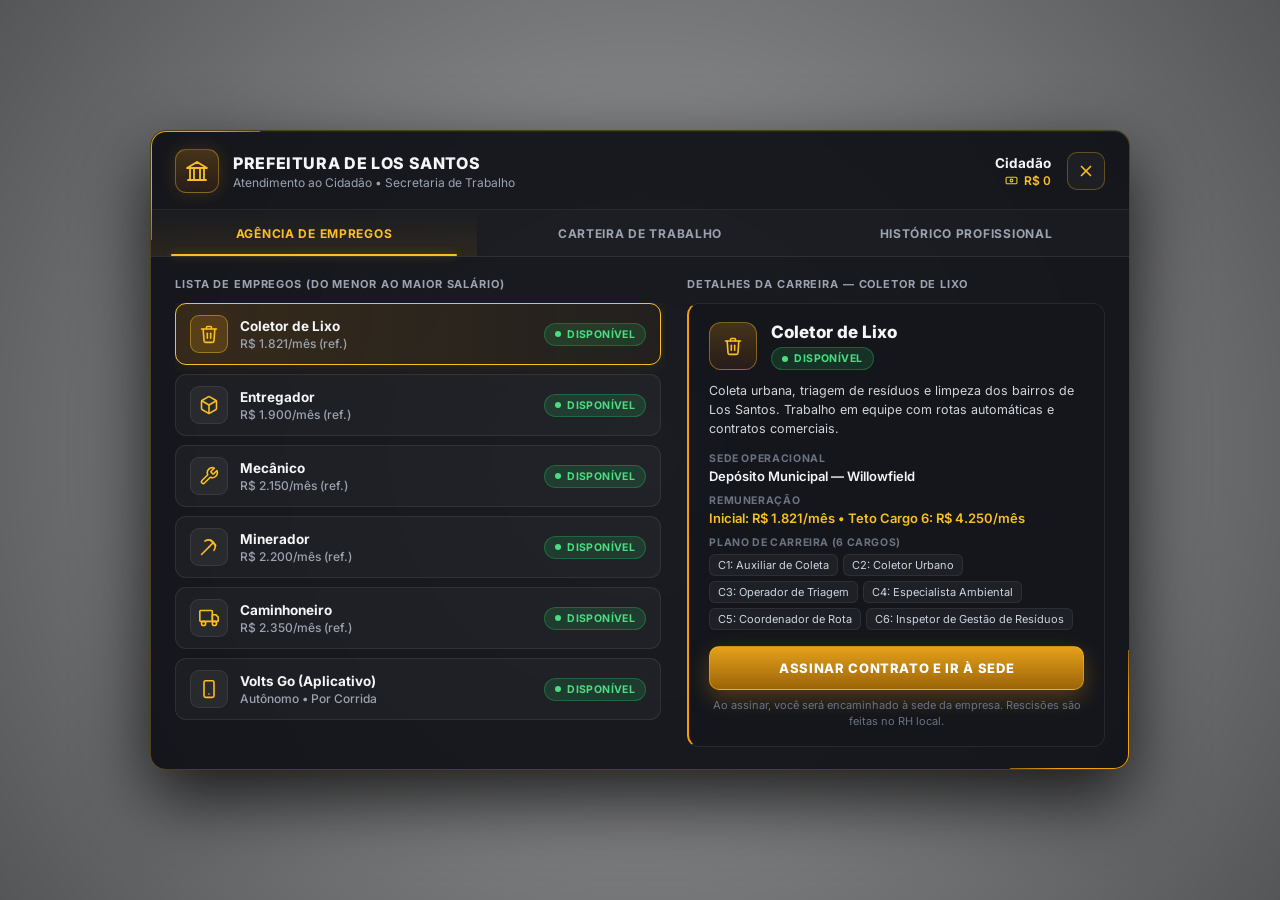
<file: prefeitura/index.html>
<!DOCTYPE html>
<html lang="pt-BR">
<head>
    <meta charset="UTF-8">
    <meta name="viewport" content="width=device-width, initial-scale=1.0">
    <title>VOLTS RP — Prefeitura de Los Santos</title>

    <link rel="preconnect" href="https://fonts.googleapis.com">
    <link rel="preconnect" href="https://fonts.gstatic.com" crossorigin>
    <link href="https://fonts.googleapis.com/css2?family=Inter:wght@400;500;600;700;800&display=swap" rel="stylesheet">

    <link rel="stylesheet" href="style.css?v=1">
</head>
<body>
    <div class="pref-backdrop" aria-hidden="true"></div>

    <main class="pref-shell" role="dialog" aria-modal="true" aria-label="Prefeitura de Los Santos">
        <div class="corner-glow-tl" aria-hidden="true"></div>
        <div class="corner-glow-br" aria-hidden="true"></div>

        <!-- CABEÇALHO -->
        <header class="pref-header">
            <div class="pref-brand">
                <div class="pref-emblem" aria-hidden="true">
                    <svg viewBox="0 0 24 24" width="24" height="24" fill="none" stroke="currentColor" stroke-width="1.8" stroke-linecap="round" stroke-linejoin="round">
                        <path d="M3 21h18"/>
                        <path d="M5 21V9"/>
                        <path d="M9 21V9"/>
                        <path d="M15 21V9"/>
                        <path d="M19 21V9"/>
                        <path d="M2 9l10-6 10 6H2z"/>
                    </svg>
                </div>
                <div class="pref-titles">
                    <h1>PREFEITURA DE LOS SANTOS</h1>
                    <p>Atendimento ao Cidadão • Secretaria de Trabalho</p>
                </div>
            </div>

            <div class="pref-user-bar">
                <div class="user-summary">
                    <span id="headerPlayerName" class="user-name">Cidadão</span>
                    <span class="user-bank">
                        <svg viewBox="0 0 24 24" width="13" height="13" fill="none" stroke="currentColor" stroke-width="2" stroke-linecap="round" stroke-linejoin="round">
                            <rect x="2" y="6" width="20" height="12" rx="2"/>
                            <circle cx="12" cy="12" r="2.5"/>
                        </svg>
                        <span id="headerPlayerBank">R$ 0</span>
                    </span>
                </div>

                <button id="btnClosePref" type="button" class="close-btn" title="Fechar (ESC)" aria-label="Fechar">
                    <svg viewBox="0 0 24 24" width="18" height="18" fill="none" stroke="currentColor" stroke-width="2.2" stroke-linecap="round" stroke-linejoin="round">
                        <line x1="18" y1="6" x2="6" y2="18"/>
                        <line x1="6" y1="6" x2="18" y2="18"/>
                    </svg>
                </button>
            </div>
        </header>

        <!-- BARRA DE ABAS -->
        <nav class="pref-tabs" role="tablist" aria-label="Seções da Prefeitura">
            <button type="button" class="nav-tab active" data-tab="agencia" role="tab" aria-selected="true">
                AGÊNCIA DE EMPREGOS
            </button>
            <button type="button" class="nav-tab" data-tab="carteira" role="tab" aria-selected="false">
                CARTEIRA DE TRABALHO
            </button>
            <button type="button" class="nav-tab" data-tab="historico" role="tab" aria-selected="false">
                HISTÓRICO PROFISSIONAL
            </button>
        </nav>

        <!-- FEEDBACK GLOBAL -->
        <div id="prefFeedback" class="pref-feedback hidden" role="alert"></div>

        <!-- CONTEÚDO PRINCIPAL -->
        <section class="pref-content">
            <!-- ABA 1: AGÊNCIA DE EMPREGOS -->
            <div id="panelAgencia" class="tab-panel active">
                <div class="agency-grid">
                    <!-- COLUNA ESQUERDA: LISTA DE VAGAS -->
                    <div class="agency-list-col">
                        <div class="section-heading">LISTA DE EMPREGOS (DO MENOR AO MAIOR SALÁRIO)</div>
                        <div id="jobsList" class="jobs-list" role="listbox" aria-label="Vagas disponíveis"></div>
                    </div>

                    <!-- COLUNA DIREITA: DETALHES DA PROFISSÃO -->
                    <aside class="agency-detail-col" aria-label="Detalhes da carreira">
                        <div id="detailHeaderTitle" class="section-heading">DETALHES DA CARREIRA</div>

                        <div class="detail-card">
                            <div class="detail-hero">
                                <div id="detailIcon" class="detail-icon-box" aria-hidden="true"></div>
                                <div class="detail-hero-text">
                                    <h2 id="detailName">Selecione uma profissão</h2>
                                    <span id="detailBadge" class="status-pill is-available">DISPONÍVEL</span>
                                </div>
                            </div>

                            <p id="detailDesc" class="detail-desc"></p>

                            <div class="detail-meta-list">
                                <div class="detail-meta-item">
                                    <span class="meta-label">Sede Operacional</span>
                                    <span id="detailSede" class="meta-value">-</span>
                                </div>
                                <div class="detail-meta-item">
                                    <span class="meta-label">Remuneração</span>
                                    <span id="detailSalary" class="meta-value is-gold">-</span>
                                </div>
                                <div class="detail-meta-item">
                                    <span class="meta-label">Plano de Carreira (6 Cargos)</span>
                                    <div id="detailRanks" class="ranks-chips"></div>
                                </div>
                            </div>

                            <div class="detail-actions">
                                <button id="btnHireJob" type="button" class="primary-gold-btn">
                                    ASSINAR CONTRATO
                                </button>
                                <p id="detailFooterNote" class="detail-footnote">
                                    Rescisões e demissões são tratadas diretamente no RH da empresa. Seu progresso anterior fica salvo.
                                </p>
                            </div>
                        </div>
                    </aside>
                </div>
            </div>

            <!-- ABA 2: CARTEIRA DE TRABALHO -->
            <div id="panelCarteira" class="tab-panel">
                <div id="walletUnemployed" class="empty-state hidden">
                    <div class="empty-icon" aria-hidden="true">
                        <svg viewBox="0 0 24 24" width="38" height="38" fill="none" stroke="currentColor" stroke-width="1.6" stroke-linecap="round" stroke-linejoin="round">
                            <rect x="2" y="7" width="20" height="14" rx="2"/>
                            <path d="M16 7V5a2 2 0 0 0-2-2h-4a2 2 0 0 0-2 2v2"/>
                        </svg>
                    </div>
                    <h3>Você está sem vínculo profissional ativo</h3>
                    <p>Escolha uma das seis profissões na aba <strong>Agência de Empregos</strong> para iniciar ou retomar sua carreira.</p>
                </div>

                <div id="walletActive" class="wallet-grid hidden">
                    <div class="wallet-card">
                        <div class="wallet-top-row">
                            <div>
                                <span class="meta-label">PROFISSÃO ATIVA</span>
                                <h2 id="walletProfName" class="wallet-prof-title">-</h2>
                                <p id="walletCargoName" class="wallet-cargo-sub">-</p>
                            </div>
                            <div class="rep-pill">
                                <span class="rep-label">REPUTAÇÃO</span>
                                <strong id="walletRep">60 / 100</strong>
                            </div>
                        </div>

                        <div class="progress-block">
                            <div class="progress-header">
                                <span id="walletLevelLabel">Nível Profissional 1 / 18</span>
                                <span id="walletXpLabel" class="progress-accent">0 / 60 XP • Bônus +0%</span>
                            </div>
                            <div class="progress-track">
                                <div id="walletXpBar" class="progress-fill gold" style="width: 0%"></div>
                            </div>
                        </div>

                        <div id="walletCycleBlock" class="progress-block">
                            <div class="progress-header">
                                <span>Ciclo Salarial (35 minutos)</span>
                                <span id="walletCycleLabel" class="progress-accent">0/35 min online • 0/35 min trab.</span>
                            </div>
                            <div class="progress-track">
                                <div id="walletCycleBar" class="progress-fill green" style="width: 0%"></div>
                            </div>
                            <div class="wallet-cycle-footer">
                                <span id="walletSalaryRef">Salário ref. mensal: R$ 0</span>
                                <span id="walletPerfBonus">Bônus de desempenho atual: +0%</span>
                            </div>
                        </div>

                        <div id="walletAutonomoNote" class="autonomo-note hidden">
                            <strong>Parceiro Autônomo Volts Go:</strong> sua remuneração é calculada por corrida concluída, categoria e metas no aplicativo.
                        </div>

                        <div class="wallet-stats-row">
                            <div class="stat-box">
                                <span class="meta-label">TEMPO TRABALHADO</span>
                                <strong id="walletHours">0h 00m</strong>
                            </div>
                            <div class="stat-box">
                                <span class="meta-label">SERVIÇOS CONCLUÍDOS</span>
                                <strong id="walletServices">0</strong>
                            </div>
                            <div id="walletWarnBox" class="stat-box">
                                <span class="meta-label">FICHA DISCIPLINAR (RH)</span>
                                <strong id="walletWarnings">0 / 3</strong>
                            </div>
                        </div>
                    </div>

                    <aside class="promo-card">
                        <div class="section-heading">PROMOÇÃO DE CARGO</div>
                        <p class="promo-intro">
                            O nível profissional torna você elegível, mas a promoção precisa ser conquistada e solicitada aqui na recepção.
                        </p>

                        <div id="promoRequirements" class="promo-req-list">
                            <div id="reqNivel" class="promo-req-item">
                                <span class="req-dot"></span>
                                <span class="req-text">Nível mínimo: -</span>
                            </div>
                            <div id="reqServicos" class="promo-req-item">
                                <span class="req-dot"></span>
                                <span class="req-text">Serviços no cargo: -</span>
                            </div>
                            <div id="reqRep" class="promo-req-item">
                                <span class="req-dot"></span>
                                <span class="req-text">Reputação mínima: -</span>
                            </div>
                        </div>

                        <p id="promoStatusMsg" class="promo-status-msg"></p>

                        <button id="btnRequestPromo" type="button" class="promo-btn" disabled>
                            SOLICITAR PROMOÇÃO
                        </button>
                    </aside>
                </div>
            </div>

            <!-- ABA 3: HISTÓRICO PROFISSIONAL -->
            <div id="panelHistorico" class="tab-panel">
                <div class="section-heading">REGISTROS SALVOS NA CARTEIRA DE TRABALHO</div>

                <div id="historyEmpty" class="empty-state hidden">
                    <h3>Nenhum registro profissional encontrado</h3>
                    <p>Assim que você assinar contrato com qualquer profissão, todo o seu histórico de nível, cargo e horas ficará registrado aqui.</p>
                </div>

                <div id="historyGrid" class="history-grid"></div>
            </div>
        </section>
    </main>

    <script src="app.js?v=1"></script>
</body>
</html>
</file>
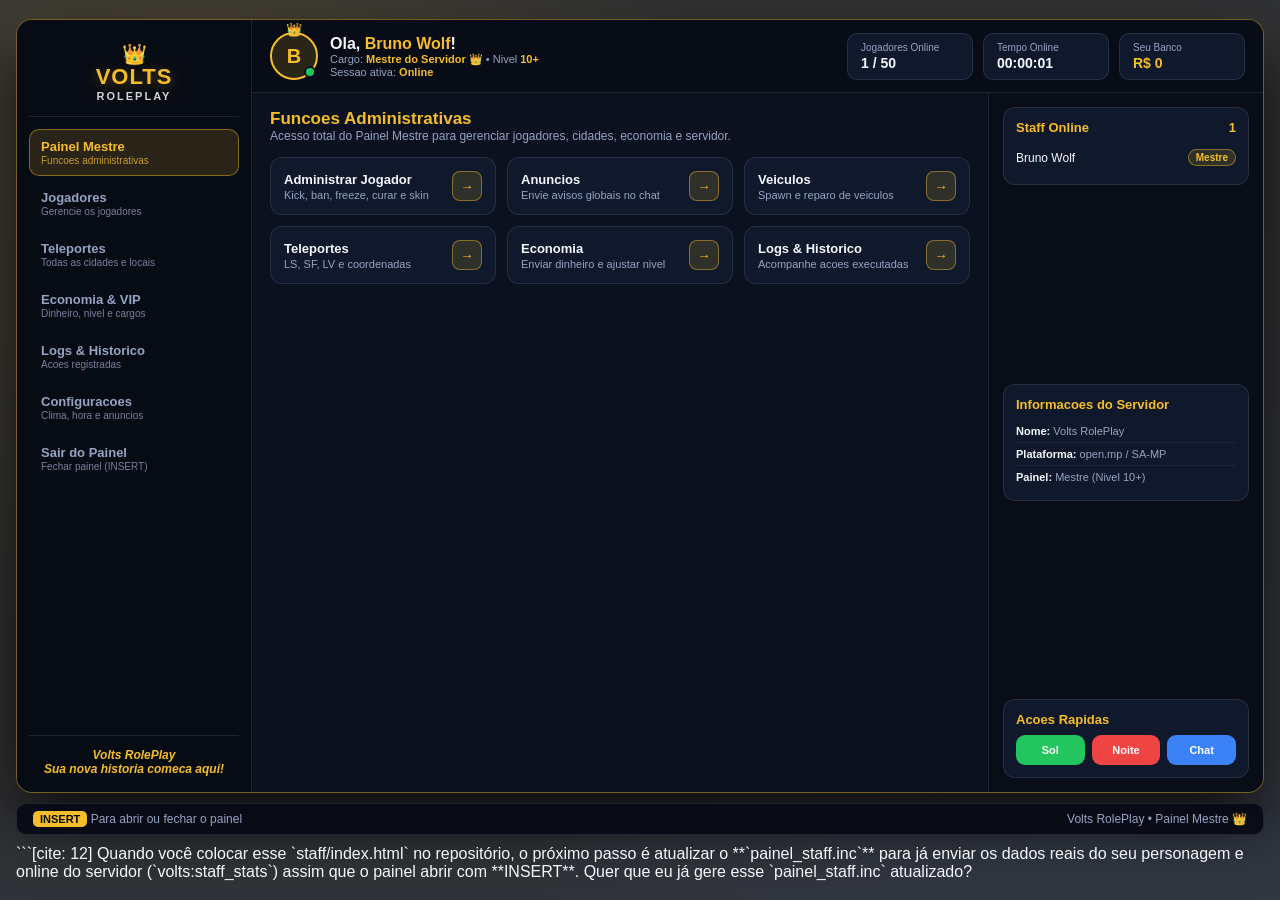
<file: staff/index.html>
<!DOCTYPE html>
<html lang="pt-BR">
<head>
  <meta charset="UTF-8" />
  <meta name="viewport" content="width=device-width, initial-scale=1.0" />
  <title>Volts RolePlay - Painel Mestre Staff</title>
  <style>
    :root {
      --bg-dark: #060911;
      --bg-panel: #0b111e;
      --bg-card: #10192c;
      --bg-card-hover: #16223b;
      --gold: #f6bd2a;
      --gold-bright: #ffd559;
      --gold-soft: rgba(246, 189, 42, 0.14);
      --gold-border: rgba(246, 189, 42, 0.45);
      --text: #f4f7fc;
      --muted: #95a4c2;
      --border: rgba(148, 163, 184, 0.16);
      --green: #22c55e;
      --red: #ef4444;
      --blue: #3b82f6;
      --amber: #f59e0b;
    }

    * {
      box-sizing: border-box;
      margin: 0;
      padding: 0;
      font-family: "Segoe UI", Tahoma, Geneva, Verdana, sans-serif;
    }

    body {
      width: 100vw;
      height: 100vh;
      overflow: hidden;
      background:
        radial-gradient(circle at 15% 15%, rgba(246, 189, 42, 0.12), transparent 40%),
        radial-gradient(circle at 85% 80%, rgba(59, 130, 246, 0.08), transparent 45%),
        rgba(4, 7, 13, 0.82);
      color: var(--text);
      display: flex;
      flex-direction: column;
      align-items: center;
      justify-content: center;
      gap: 10px;
      padding: 16px;
    }

    ::-webkit-scrollbar { width: 6px; height: 6px; }
    ::-webkit-scrollbar-track { background: rgba(6, 9, 17, 0.5); }
    ::-webkit-scrollbar-thumb { background: rgba(246, 189, 42, 0.3); border-radius: 999px; }

    .master-frame {
      width: 100%;
      max-width: 1320px;
      height: 86vh;
      max-height: 780px;
      background: var(--bg-panel);
      border: 1px solid var(--gold-border);
      border-radius: 16px;
      box-shadow: 0 25px 70px rgba(0, 0, 0, 0.88), 0 0 32px rgba(246, 189, 42, 0.1);
      display: grid;
      grid-template-columns: 235px 1fr;
      overflow: hidden;
    }

    /* SIDEBAR ESQUERDA */
    .sidebar {
      background: #070b14;
      border-right: 1px solid var(--border);
      padding: 16px 12px;
      display: flex;
      flex-direction: column;
      justify-content: space-between;
      overflow-y: auto;
    }

    .brand-box {
      text-align: center;
      padding: 8px 8px 14px;
      border-bottom: 1px solid var(--border);
      margin-bottom: 12px;
    }

    .brand-crown {
      font-size: 20px;
      color: var(--gold);
      line-height: 1;
    }

    .brand-name {
      font-size: 22px;
      font-weight: 900;
      letter-spacing: 1px;
      color: var(--gold);
      text-shadow: 0 2px 14px rgba(246, 189, 42, 0.35);
    }

    .brand-sub {
      font-size: 11px;
      font-weight: 700;
      letter-spacing: 2px;
      color: var(--text);
      opacity: 0.85;
    }

    .nav-menu {
      display: flex;
      flex-direction: column;
      gap: 4px;
    }

    .nav-item {
      width: 100%;
      text-align: left;
      background: transparent;
      border: 1px solid transparent;
      border-radius: 10px;
      padding: 9px 11px;
      color: var(--muted);
      cursor: pointer;
      transition: all 0.15s ease;
      display: flex;
      flex-direction: column;
      gap: 1px;
    }

    .nav-item:hover {
      background: var(--bg-card);
      color: var(--text);
    }

    .nav-item.active {
      background: var(--gold-soft);
      border-color: var(--gold-border);
      color: var(--gold);
    }

    .nav-title { font-size: 13px; font-weight: 700; }
    .nav-desc { font-size: 10px; opacity: 0.78; }

    .sidebar-slogan {
      text-align: center;
      padding-top: 12px;
      border-top: 1px solid var(--border);
      color: var(--gold);
      font-style: italic;
      font-size: 12px;
      font-weight: 600;
    }

    /* AREA PRINCIPAL */
    .main-area {
      display: flex;
      flex-direction: column;
      overflow: hidden;
    }

    /* TOPBAR COM PERFIL E METRICAS */
    .top-profile {
      padding: 12px 18px;
      background: rgba(7, 11, 20, 0.78);
      border-bottom: 1px solid var(--border);
      display: flex;
      align-items: center;
      justify-content: space-between;
      gap: 14px;
      flex-wrap: wrap;
    }

    .profile-left {
      display: flex;
      align-items: center;
      gap: 12px;
    }

    .avatar-ring {
      position: relative;
      width: 48px;
      height: 48px;
      border-radius: 50%;
      background: var(--gold-soft);
      border: 2px solid var(--gold);
      display: grid;
      place-items: center;
      font-size: 20px;
      font-weight: 800;
      color: var(--gold);
    }

    .avatar-crown {
      position: absolute;
      top: -12px;
      font-size: 13px;
      color: var(--gold-bright);
    }

    .status-dot {
      position: absolute;
      bottom: 0;
      right: 0;
      width: 12px;
      height: 12px;
      border-radius: 50%;
      background: var(--green);
      border: 2px solid var(--bg-panel);
    }

    .profile-info h2 { font-size: 16px; font-weight: 700; }
    .profile-info h2 span { color: var(--gold); }
    .profile-info p { font-size: 11px; color: var(--muted); }
    .profile-info strong { color: var(--gold); }

    .metrics-row {
      display: flex;
      align-items: center;
      gap: 10px;
    }

    .metric-pill {
      background: var(--bg-card);
      border: 1px solid var(--border);
      border-radius: 10px;
      padding: 8px 13px;
      min-width: 126px;
    }

    .metric-label { font-size: 10px; color: var(--muted); }
    .metric-value { font-size: 14px; font-weight: 800; color: var(--text); margin-top: 2px; }
    .metric-value.gold { color: var(--gold); }

    /* CORPO DIVIDIDO: CENTRO + COLUNA DIREITA */
    .workspace {
      flex: 1;
      display: grid;
      grid-template-columns: 1fr 275px;
      overflow: hidden;
    }

    .center-scroll {
      padding: 16px 18px;
      overflow-y: auto;
    }

    .tab-pane { display: none; }
    .tab-pane.active { display: block; }

    .pane-head {
      margin-bottom: 14px;
    }

    .pane-head h3 { font-size: 17px; font-weight: 800; color: var(--gold); }
    .pane-head p { font-size: 12px; color: var(--muted); }

    .input-bar {
      display: grid;
      grid-template-columns: repeat(3, 1fr);
      gap: 10px;
      background: var(--bg-card);
      border: 1px solid var(--border);
      border-radius: 12px;
      padding: 12px;
      margin-bottom: 14px;
    }

    .field label {
      display: block;
      font-size: 11px;
      color: var(--muted);
      margin-bottom: 4px;
    }

    .field input, .field select {
      width: 100%;
      background: var(--bg-dark);
      border: 1px solid var(--border);
      border-radius: 8px;
      padding: 8px 10px;
      color: var(--text);
      font-size: 12px;
      outline: none;
    }

    .field input:focus { border-color: var(--gold-border); }

    .cards-grid {
      display: grid;
      grid-template-columns: repeat(3, 1fr);
      gap: 11px;
      margin-bottom: 14px;
    }

    .fn-card {
      background: var(--bg-card);
      border: 1px solid var(--border);
      border-radius: 12px;
      padding: 13px;
      display: flex;
      justify-content: space-between;
      align-items: center;
      gap: 10px;
      transition: all 0.15s ease;
    }

    .fn-card:hover {
      background: var(--bg-card-hover);
      border-color: var(--gold-border);
    }

    .fn-title { font-size: 13px; font-weight: 700; color: var(--text); }
    .fn-sub { font-size: 11px; color: var(--muted); margin-top: 2px; }

    .arrow-btn {
      width: 30px;
      height: 30px;
      border-radius: 8px;
      border: 1px solid var(--gold-border);
      background: var(--gold-soft);
      color: var(--gold);
      font-weight: 800;
      cursor: pointer;
      flex-shrink: 0;
    }

    .arrow-btn:hover {
      background: var(--gold);
      color: #070b14;
    }

    .arrow-btn.danger {
      border-color: rgba(239, 68, 68, 0.5);
      background: rgba(239, 68, 68, 0.15);
      color: #fca5a5;
    }

    .arrow-btn.danger:hover {
      background: var(--red);
      color: #fff;
    }

    .log-box {
      background: var(--bg-card);
      border: 1px solid var(--border);
      border-radius: 12px;
      padding: 12px;
      max-height: 250px;
      overflow-y: auto;
    }

    .log-entry {
      font-size: 12px;
      padding: 7px 0;
      border-bottom: 1px solid var(--border);
      color: var(--muted);
    }

    .log-entry:last-child { border-bottom: none; }
    .log-entry strong { color: var(--gold); }

    /* COLUNA DIREITA */
    .right-rail {
      background: rgba(7, 11, 20, 0.65);
      border-left: 1px solid var(--border);
      padding: 14px;
      display: flex;
      flex-direction: column;
      justify-content: space-between;
      gap: 12px;
      overflow-y: auto;
    }

    .rail-card {
      background: var(--bg-card);
      border: 1px solid var(--border);
      border-radius: 12px;
      padding: 12px;
    }

    .rail-title {
      font-size: 13px;
      font-weight: 700;
      color: var(--gold);
      margin-bottom: 8px;
      display: flex;
      justify-content: space-between;
      align-items: center;
    }

    .staff-member {
      display: flex;
      align-items: center;
      justify-content: space-between;
      font-size: 12px;
      padding: 6px 0;
    }

    .badge-master {
      background: var(--gold-soft);
      border: 1px solid var(--gold-border);
      color: var(--gold);
      font-size: 10px;
      font-weight: 700;
      padding: 2px 7px;
      border-radius: 999px;
    }

    .info-line {
      font-size: 11px;
      color: var(--muted);
      padding: 5px 0;
      border-bottom: 1px solid rgba(148, 163, 184, 0.08);
    }

    .info-line:last-child { border-bottom: none; }
    .info-line strong { color: var(--text); }

    .quick-grid {
      display: grid;
      grid-template-columns: repeat(3, 1fr);
      gap: 7px;
      margin-top: 8px;
    }

    .quick-btn {
      border: none;
      border-radius: 9px;
      padding: 9px 6px;
      font-size: 11px;
      font-weight: 700;
      color: #fff;
      cursor: pointer;
    }

    .q-green { background: var(--green); }
    .q-red { background: var(--red); }
    .q-blue { background: var(--blue); }

    /* RODAPE INFERIOR */
    .footer-bar {
      width: 100%;
      max-width: 1320px;
      background: rgba(7, 11, 20, 0.9);
      border: 1px solid var(--border);
      border-radius: 10px;
      padding: 8px 16px;
      display: flex;
      justify-content: space-between;
      align-items: center;
      font-size: 12px;
      color: var(--muted);
    }

    .key-badge {
      background: var(--gold);
      color: #070b14;
      font-weight: 800;
      padding: 2px 7px;
      border-radius: 5px;
      font-size: 11px;
    }

    .toast {
      position: fixed;
      bottom: 64px;
      right: 24px;
      background: var(--bg-panel);
      border: 1px solid var(--gold-border);
      color: var(--text);
      padding: 11px 15px;
      border-radius: 10px;
      font-size: 12px;
      font-weight: 600;
      box-shadow: 0 14px 32px rgba(0, 0, 0, 0.75);
      display: none;
      z-index: 99;
    }

    .toast.open { display: block; }
  </style>
</head>
<body>
  <div class="master-frame">
    <aside class="sidebar">
      <div>
        <div class="brand-box">
          <div class="brand-crown">👑</div>
          <div class="brand-name">VOLTS</div>
          <div class="brand-sub">ROLEPLAY</div>
        </div>

        <nav class="nav-menu">
          <button class="nav-item active" data-tab="mestre">
            <span class="nav-title">Painel Mestre</span>
            <span class="nav-desc">Funcoes administrativas</span>
          </button>
          <button class="nav-item" data-tab="jogadores">
            <span class="nav-title">Jogadores</span>
            <span class="nav-desc">Gerencie os jogadores</span>
          </button>
          <button class="nav-item" data-tab="tp">
            <span class="nav-title">Teleportes</span>
            <span class="nav-desc">Todas as cidades e locais</span>
          </button>
          <button class="nav-item" data-tab="economia">
            <span class="nav-title">Economia &amp; VIP</span>
            <span class="nav-desc">Dinheiro, nivel e cargos</span>
          </button>
          <button class="nav-item" data-tab="logs">
            <span class="nav-title">Logs &amp; Historico</span>
            <span class="nav-desc">Acoes registradas</span>
          </button>
          <button class="nav-item" data-tab="config">
            <span class="nav-title">Configuracoes</span>
            <span class="nav-desc">Clima, hora e anuncios</span>
          </button>
          <button class="nav-item" id="btnSairMenu">
            <span class="nav-title">Sair do Painel</span>
            <span class="nav-desc">Fechar painel (INSERT)</span>
          </button>
        </nav>
      </div>

      <div class="sidebar-slogan">
        Volts RolePlay<br />Sua nova historia comeca aqui!
      </div>
    </aside>

    <div class="main-area">
      <header class="top-profile">
        <div class="profile-left">
          <div class="avatar-ring">
            <span class="avatar-crown">👑</span>
            <span id="staffInitial">B</span>
            <span class="status-dot"></span>
          </div>
          <div class="profile-info">
            <h2>Ola, <span id="staffName">Bruno Wolf</span>!</h2>
            <p>Cargo: <strong>Mestre do Servidor 👑</strong> • Nivel <strong id="staffLevel">10+</strong></p>
            <p>Sessao ativa: <strong id="staffSession">Online</strong></p>
          </div>
        </div>

        <div class="metrics-row">
          <div class="metric-pill">
            <div class="metric-label">Jogadores Online</div>
            <div class="metric-value" id="statOnline">1 / 50</div>
          </div>
          <div class="metric-pill">
            <div class="metric-label">Tempo Online</div>
            <div class="metric-value" id="statUptime">00:00:00</div>
          </div>
          <div class="metric-pill">
            <div class="metric-label">Seu Banco</div>
            <div class="metric-value gold" id="statCash">R$ 0</div>
          </div>
        </div>
      </header>

      <div class="workspace">
        <main class="center-scroll">
          <!-- ABA 1: PAINEL MESTRE -->
          <section class="tab-pane active" id="pane-mestre">
            <div class="pane-head">
              <h3>Funcoes Administrativas</h3>
              <p>Acesso total do Painel Mestre para gerenciar jogadores, cidades, economia e servidor.</p>
            </div>

            <div class="cards-grid">
              <div class="fn-card">
                <div><div class="fn-title">Administrar Jogador</div><div class="fn-sub">Kick, ban, freeze, curar e skin</div></div>
                <button class="arrow-btn" data-go="jogadores">→</button>
              </div>
              <div class="fn-card">
                <div><div class="fn-title">Anuncios</div><div class="fn-sub">Envie avisos globais no chat</div></div>
                <button class="arrow-btn" data-go="config">→</button>
              </div>
              <div class="fn-card">
                <div><div class="fn-title">Veiculos</div><div class="fn-sub">Spawn e reparo de veiculos</div></div>
                <button class="arrow-btn" data-go="config">→</button>
              </div>
              <div class="fn-card">
                <div><div class="fn-title">Teleportes</div><div class="fn-sub">LS, SF, LV e coordenadas</div></div>
                <button class="arrow-btn" data-go="tp">→</button>
              </div>
              <div class="fn-card">
                <div><div class="fn-title">Economia</div><div class="fn-sub">Enviar dinheiro e ajustar nivel</div></div>
                <button class="arrow-btn" data-go="economia">→</button>
              </div>
              <div class="fn-card">
                <div><div class="fn-title">Logs &amp; Historico</div><div class="fn-sub">Acompanhe acoes executadas</div></div>
                <button class="arrow-btn" data-go="logs">→</button>
              </div>
            </div>
          </section>

          <!-- ABA 2: JOGADORES -->
          <section class="tab-pane" id="pane-jogadores">
            <div class="pane-head">
              <h3>Controle de Jogadores</h3>
              <p>Informe o ID do jogador alvo, valor/skin/nivel e motivo quando necessario.</p>
            </div>

            <div class="input-bar">
              <div class="field">
                <label>ID do Jogador</label>
                <input type="number" id="pId" min="0" placeholder="Ex: 0" />
              </div>
              <div class="field">
                <label>Valor / Skin / Nivel</label>
                <input type="text" id="pVal" placeholder="Ex: 23 ou 10000" />
              </div>
              <div class="field">
                <label>Motivo (Kick / Ban)</label>
                <input type="text" id="pReason" placeholder="Ex: Quebra de regras" />
              </div>
            </div>

            <div class="cards-grid">
              <div class="fn-card">
                <div><div class="fn-title">Ir ate o Jogador</div><div class="fn-sub">Teleporta voce ate o alvo</div></div>
                <button class="arrow-btn" onclick="playerAction('goto')">→</button>
              </div>
              <div class="fn-card">
                <div><div class="fn-title">Puxar Jogador</div><div class="fn-sub">Puxa o alvo ate sua posicao</div></div>
                <button class="arrow-btn" onclick="playerAction('bring')">→</button>
              </div>
              <div class="fn-card">
                <div><div class="fn-title">Congelar / Liberar</div><div class="fn-sub">Trava ou solta o jogador</div></div>
                <button class="arrow-btn" onclick="playerAction('freeze')">→</button>
              </div>
              <div class="fn-card">
                <div><div class="fn-title">Curar Jogador</div><div class="fn-sub">Restaura vida para 100</div></div>
                <button class="arrow-btn" onclick="playerAction('heal')">→</button>
              </div>
              <div class="fn-card">
                <div><div class="fn-title">Setar Skin</div><div class="fn-sub">Aplica skin do campo Valor</div></div>
                <button class="arrow-btn" onclick="playerAction('setskin')">→</button>
              </div>
              <div class="fn-card">
                <div><div class="fn-title">Dar Dinheiro (Banco)</div><div class="fn-sub">Credita valor no banco</div></div>
                <button class="arrow-btn" onclick="playerAction('givebank')">→</button>
              </div>
              <div class="fn-card">
                <div><div class="fn-title">Setar Nivel</div><div class="fn-sub">Define nivel da conta</div></div>
                <button class="arrow-btn" onclick="playerAction('setlevel')">→</button>
              </div>
              <div class="fn-card">
                <div><div class="fn-title">Kickar Jogador</div><div class="fn-sub">Expulsa com motivo</div></div>
                <button class="arrow-btn danger" onclick="playerAction('kick')">→</button>
              </div>
              <div class="fn-card">
                <div><div class="fn-title">Banir Jogador</div><div class="fn-sub">Bloqueia conta no banco</div></div>
                <button class="arrow-btn danger" onclick="playerAction('ban')">→</button>
              </div>
            </div>
          </section>

          <!-- ABA 3: TELEPORTES -->
          <section class="tab-pane" id="pane-tp">
            <div class="pane-head">
              <h3>Teleportes — Todas as Cidades</h3>
              <p>Locais rapidos em Los Santos, San Fierro, Las Venturas e coordenadas livres.</p>
            </div>

            <div class="cards-grid" id="tpCards"></div>

            <div class="input-bar">
              <div class="field"><label>Coord X</label><input type="number" step="0.01" id="tpX" placeholder="1481.00" /></div>
              <div class="field"><label>Coord Y</label><input type="number" step="0.01" id="tpY" placeholder="-1771.00" /></div>
              <div class="field"><label>Coord Z</label><input type="number" step="0.01" id="tpZ" placeholder="18.80" /></div>
            </div>
            <button class="arrow-btn" style="width:auto;padding:8px 16px" onclick="customTp()">Teleportar para Coordenadas →</button>
          </section>

          <!-- ABA 4: ECONOMIA -->
          <section class="tab-pane" id="pane-economia">
            <div class="pane-head">
              <h3>Economia e Progressao</h3>
              <p>Ajuste rapido de saldo bancario e nivel de jogadores.</p>
            </div>
            <div class="input-bar">
              <div class="field"><label>ID do Jogador</label><input type="number" id="ecoId" min="0" placeholder="Ex: 0" /></div>
              <div class="field"><label>Quantia / Novo Nivel</label><input type="number" id="ecoVal" placeholder="Ex: 5000" /></div>
              <div class="field"><label>Observacao</label><input type="text" id="ecoObs" placeholder="Ex: Premio evento" /></div>
            </div>
            <div class="cards-grid">
              <div class="fn-card">
                <div><div class="fn-title">Depositar no Banco</div><div class="fn-sub">Envia valor para o ID</div></div>
                <button class="arrow-btn" onclick="ecoAction('givebank')">→</button>
              </div>
              <div class="fn-card">
                <div><div class="fn-title">Alterar Nivel</div><div class="fn-sub">Define nivel do ID</div></div>
                <button class="arrow-btn" onclick="ecoAction('setlevel')">→</button>
              </div>
            </div>
          </section>

          <!-- ABA 5: LOGS -->
          <section class="tab-pane" id="pane-logs">
            <div class="pane-head">
              <h3>Logs da Sessao</h3>
              <p>Registro das acoes executadas durante esta sessao do painel.</p>
            </div>
            <div class="log-box" id="logList">
              <div class="log-entry">Nenhuma acao executada ainda nesta sessao.</div>
            </div>
          </section>

          <!-- ABA 6: CONFIGURACOES -->
          <section class="tab-pane" id="pane-config">
            <div class="pane-head">
              <h3>Configuracoes, Veiculos e Anuncios</h3>
              <p>Controles globais do mundo, veiculos e comunicacao com o servidor.</p>
            </div>
            <div class="input-bar">
              <div class="field"><label>Anuncio / Modelo Veiculo</label><input type="text" id="cfgMain" placeholder="Ex: 411 ou Evento as 20h" /></div>
              <div class="field"><label>Clima (Weather ID)</label><input type="number" id="cfgWeather" placeholder="Ex: 1" /></div>
              <div class="field"><label>Hora (0 a 23)</label><input type="number" id="cfgHour" min="0" max="23" placeholder="Ex: 18" /></div>
            </div>
            <div class="cards-grid">
              <div class="fn-card">
                <div><div class="fn-title">Anuncio Global</div><div class="fn-sub">Envia mensagem para todos</div></div>
                <button class="arrow-btn" onclick="cmdAction('announce', valOf('cfgMain'))">→</button>
              </div>
              <div class="fn-card">
                <div><div class="fn-title">Spawnar Veiculo</div><div class="fn-sub">Cria veiculo pelo ID</div></div>
                <button class="arrow-btn" onclick="cmdAction('veh', valOf('cfgMain'))">→</button>
              </div>
              <div class="fn-card">
                <div><div class="fn-title">Reparar Veiculo</div><div class="fn-sub">Conserta veiculo atual</div></div>
                <button class="arrow-btn" onclick="cmdAction('fixveh', '1')">→</button>
              </div>
              <div class="fn-card">
                <div><div class="fn-title">Definir Clima</div><div class="fn-sub">Altera clima global</div></div>
                <button class="arrow-btn" onclick="cmdAction('weather', valOf('cfgWeather'))">→</button>
              </div>
              <div class="fn-card">
                <div><div class="fn-title">Definir Hora</div><div class="fn-sub">Altera horario (0-23)</div></div>
                <button class="arrow-btn" onclick="cmdAction('time', valOf('cfgHour'))">→</button>
              </div>
              <div class="fn-card">
                <div><div class="fn-title">Limpar Chat</div><div class="fn-sub">Limpa chat de todos</div></div>
                <button class="arrow-btn" onclick="cmdAction('clearchat', '1')">→</button>
              </div>
            </div>
          </section>
        </main>

        <aside class="right-rail">
          <div class="rail-card">
            <div class="rail-title"><span>Staff Online</span><span id="staffCountBadge">1</span></div>
            <div class="staff-member">
              <span id="railStaffName">Bruno Wolf</span>
              <span class="badge-master">Mestre</span>
            </div>
          </div>

          <div class="rail-card">
            <div class="rail-title"><span>Informacoes do Servidor</span></div>
            <div class="info-line"><strong>Nome:</strong> Volts RolePlay</div>
            <div class="info-line"><strong>Plataforma:</strong> open.mp / SA-MP</div>
            <div class="info-line"><strong>Painel:</strong> Mestre (Nivel 10+)</div>
          </div>

          <div class="rail-card">
            <div class="rail-title"><span>Acoes Rapidas</span></div>
            <div class="quick-grid">
              <button class="quick-btn q-green" onclick="cmdAction('weather', '1')">Sol</button>
              <button class="quick-btn q-red" onclick="cmdAction('time', '0')">Noite</button>
              <button class="quick-btn q-blue" onclick="cmdAction('clearchat', '1')">Chat</button>
            </div>
          </div>
        </aside>
      </div>
    </div>
  </div>

  <footer class="footer-bar">
    <div><span class="key-badge">INSERT</span> Para abrir ou fechar o painel</div>
    <div>Volts RolePlay • Painel Mestre 👑</div>
  </footer>

  <div class="toast" id="toast"></div>

  <script>
    const TP_POINTS = [
      { code: "ls_pref", name: "Prefeitura LS", sub: "Los Santos • Pershing Square" },
      { code: "ls_lspd", name: "Delegacia LSPD", sub: "Los Santos • Centro" },
      { code: "ls_hosp", name: "Hospital Central", sub: "Los Santos • All Saints" },
      { code: "ls_lixo", name: "Deposito Coletor", sub: "Los Santos • Willowfield" },
      { code: "sf_centro", name: "Centro San Fierro", sub: "San Fierro • Downtown" },
      { code: "sf_aero", name: "Aeroporto SF", sub: "San Fierro • Easter Bay" },
      { code: "lv_strip", name: "The Strip LV", sub: "Las Venturas • Cassinos" },
      { code: "lv_aero", name: "Aeroporto LV", sub: "Las Venturas • Deserto" }
    ];

    const logs = [];
    const startMs = Date.now();

    function valOf(id) {
      const el = document.getElementById(id);
      return el ? String(el.value || "").trim().replace(/\|/g, " ") : "";
    }

    function emitCef(ev, payload) {
      if (window.cef && typeof window.cef.emit === "function") {
        window.cef.emit(ev, String(payload || ""));
      }
    }

    function pushLog(text) {
      const hora = new Date().toLocaleTimeString("pt-BR", { hour: "2-digit", minute: "2-digit", second: "2-digit" });
      logs.unshift(`[${hora}] ${text}`);
      const box = document.getElementById("logList");
      if (box) {
        box.innerHTML = logs.slice(0, 30).map((l) => `<div class="log-entry"><strong>LOG</strong> ${l}</div>`).join("");
      }
    }

    function showToast(msg) {
      const el = document.getElementById("toast");
      if (!el) return;
      el.textContent = msg;
      el.classList.add("open");
      clearTimeout(showToast._t);
      showToast._t = setTimeout(() => el.classList.remove("open"), 3600);
    }

    function switchTab(tab) {
      document.querySelectorAll(".nav-item[data-tab]").forEach((b) => b.classList.toggle("active", b.dataset.tab === tab));
      document.querySelectorAll(".tab-pane").forEach((p) => p.classList.toggle("active", p.id === "pane-" + tab));
    }

    function playerAction(act) {
      const id = valOf("pId");
      const v = valOf("pVal");
      const r = valOf("pReason");
      emitCef("volts:staff_player", `${act}|${id}|${v}|${r}`);
      pushLog(`Jogador #${id || "?"} -> ${act}`);
    }

    function ecoAction(act) {
      const id = valOf("ecoId");
      const v = valOf("ecoVal");
      emitCef("volts:staff_player", `${act}|${id}|${v}|Painel Mestre`);
      pushLog(`Economia #${id || "?"} -> ${act} (${v || 0})`);
    }

    function customTp() {
      const x = valOf("tpX");
      const y = valOf("tpY");
      const z = valOf("tpZ");
      emitCef("volts:staff_tp", `custom|${x}|${y}|${z}`);
      pushLog(`TP customizado: ${x}, ${y}, ${z}`);
    }

    function cmdAction(cmd, param) {
      emitCef("volts:staff_cmd", `${cmd}|${param || ""}`);
      pushLog(`Comando: ${cmd}`);
    }

    const tpCards = document.getElementById("tpCards");
    TP_POINTS.forEach((tp) => {
      const card = document.createElement("div");
      card.className = "fn-card";
      card.innerHTML = `
        <div><div class="fn-title">${tp.name}</div><div class="fn-sub">${tp.sub}</div></div>
        <button class="arrow-btn">→</button>
      `;
      card.querySelector("button").addEventListener("click", () => {
        emitCef("volts:staff_tp", tp.code);
        pushLog(`TP -> ${tp.name}`);
      });
      tpCards.appendChild(card);
    });

    document.querySelectorAll(".nav-item[data-tab]").forEach((btn) => {
      btn.addEventListener("click", () => switchTab(btn.dataset.tab));
    });

    document.querySelectorAll("[data-go]").forEach((btn) => {
      btn.addEventListener("click", () => switchTab(btn.dataset.go));
    });

    document.getElementById("btnSairMenu").addEventListener("click", () => emitCef("volts:staff_close", "1"));

    document.addEventListener("keydown", (e) => {
      if (e.key === "Insert") {
        e.preventDefault();
        emitCef("volts:staff_close", "1");
      }
    });

    setInterval(() => {
      const seg = Math.floor((Date.now() - startMs) / 1000);
      const h = String(Math.floor(seg / 3600)).padStart(2, "0");
      const m = String(Math.floor((seg % 3600) / 60)).padStart(2, "0");
      const s = String(seg % 60).padStart(2, "0");
      document.getElementById("statUptime").textContent = `${h}:${m}:${s}`;
    }, 1000);

    if (window.cef && typeof window.cef.on === "function") {
      window.cef.on("volts:staff_stats", (raw) => {
        const p = String(raw || "").split("|");
        if (p[0]) {
          document.getElementById("staffName").textContent = p[0];
          document.getElementById("railStaffName").textContent = p[0];
          document.getElementById("staffInitial").textContent = p[0].charAt(0).toUpperCase() || "B";
        }
        if (p[1]) document.getElementById("staffLevel").textContent = p[1];
        if (p[2]) document.getElementById("statCash").textContent = "R$ " + Number(p[2] || 0).toLocaleString("pt-BR");
        if (p[3] && p[4]) document.getElementById("statOnline").textContent = `${p[3]} / ${p[4]}`;
      });

      window.cef.on("volts:staff_feedback", (_tipo, msg) => {
        showToast(msg);
      });
    }

    emitCef("volts:staff_ready", "1");
  </script>
</body>
</html>
```[cite: 12]

Quando você colocar esse `staff/index.html` no repositório, o próximo passo é atualizar o **`painel_staff.inc`** para já enviar os dados reais do seu personagem e online do servidor (`volts:staff_stats`) assim que o painel abrir com **INSERT**. Quer que eu já gere esse `painel_staff.inc` atualizado?
</file>
<file: login/style.css>
:root {
    --gold: #f59e0b;
    --gold-bright: #fbbf24;
    --gold-deep: #92400e;
    --gold-glow: rgba(245, 158, 11, 0.42);
    --online-green: #22c55e;
    --online-green-glow: rgba(34, 197, 94, 0.55);
    --offline-red: #ef4444;
    --offline-red-glow: rgba(239, 68, 68, 0.55);
    --glass-bg: rgba(13, 14, 19, 0.84);
    --glass-soft: rgba(13, 14, 19, 0.74);
    --border-subtle: rgba(255, 255, 255, 0.08);
    --border-hover: rgba(251, 191, 36, 0.30);
    --text-primary: #f4f5f7;
    --text-secondary: #9ca3af;
    --text-muted: #6b7280;
    --ease-smooth: cubic-bezier(0.22, 1, 0.36, 1);
}

*,
*::before,
*::after {
    box-sizing: border-box;
    margin: 0;
    padding: 0;
}

html,
body {
    width: 100%;
    height: 100%;
    overflow: hidden;
    font-family: 'Inter', -apple-system, BlinkMacSystemFont, sans-serif;
    background-color: #050609;
    color: var(--text-primary);
    user-select: none;
    -webkit-font-smoothing: antialiased;
}

.hidden {
    display: none !important;
}

/* =========================================================
   CAMADA DE FUNDO: IMAGEM PNG + ESCURECIMENTO SUAVE
   ========================================================= */

.bg-layer {
    position: fixed;
    inset: 0;
    z-index: 0;
    pointer-events: none;
    overflow: hidden;
    background-color: #050609;
}

.bg-image {
    position: absolute;
    inset: 0;
    width: 100%;
    height: 100%;
    object-fit: cover;
    object-position: center center;
    opacity: 1;
    display: block;
}

.bg-dim {
    position: absolute;
    inset: 0;
    background: radial-gradient(
        circle at center,
        rgba(5, 6, 9, 0.32) 0%,
        rgba(5, 6, 9, 0.68) 100%
    );
}

/* =========================================================
   TOPO ESQUERDO: RELÓGIO E DATA
   ========================================================= */

.hud-top-left {
    position: fixed;
    top: 32px;
    left: 34px;
    z-index: 10;
    display: flex;
    align-items: center;
    gap: 14px;
    padding: 6px 12px 6px 6px;
    border-radius: 10px;
    transition: transform 0.25s var(--ease-smooth), background-color 0.25s ease;
}

.hud-top-left:hover {
    transform: translateY(-2px);
    background: rgba(13, 14, 19, 0.36);
}

.accent-bar-gold {
    width: 3px;
    height: 36px;
    border-radius: 2px;
    background: var(--gold);
    box-shadow: 0 0 12px var(--gold-glow);
    flex-shrink: 0;
    transition: box-shadow 0.25s ease, background-color 0.25s ease;
}

.hud-top-left:hover .accent-bar-gold,
.hud-bottom-right:hover .accent-bar-gold {
    background: var(--gold-bright);
    box-shadow: 0 0 16px rgba(251, 191, 36, 0.65);
}

.accent-bar-muted {
    width: 2.5px;
    height: 34px;
    border-radius: 2px;
    background: rgba(255, 255, 255, 0.22);
    flex-shrink: 0;
    transition: background-color 0.25s ease;
}

.hud-top-right:hover .accent-bar-muted {
    background: rgba(251, 191, 36, 0.50);
}

.clock-icon {
    color: var(--text-secondary);
    display: flex;
    align-items: center;
    justify-content: center;
    opacity: 0.95;
    filter: drop-shadow(0 1px 4px rgba(0, 0, 0, 0.55));
    transition: color 0.25s ease, transform 0.3s var(--ease-smooth), filter 0.25s ease;
}

.hud-top-left:hover .clock-icon {
    color: var(--gold-bright);
    transform: rotate(12deg) scale(1.08);
    filter: drop-shadow(0 0 8px var(--gold-glow));
}

.clock-texts {
    display: flex;
    flex-direction: column;
    gap: 3px;
    text-shadow: 0 1px 6px rgba(0, 0, 0, 0.65);
}

.clock-time {
    font-size: 16px;
    font-weight: 700;
    letter-spacing: 0.04em;
    color: var(--text-primary);
    font-variant-numeric: tabular-nums;
    line-height: 1.1;
}

.clock-date {
    font-size: 10.5px;
    font-weight: 600;
    letter-spacing: 0.07em;
    color: #cbd5e1;
    text-transform: uppercase;
}

/* =========================================================
   TOPO DIREITO: STATUS DO SERVIDOR
   ========================================================= */

.hud-top-right {
    position: fixed;
    top: 32px;
    right: 34px;
    z-index: 10;
    display: flex;
    align-items: center;
    gap: 14px;
    padding: 6px 6px 6px 12px;
    border-radius: 10px;
    transition: transform 0.25s var(--ease-smooth), background-color 0.25s ease;
}

.hud-top-right:hover {
    transform: translateY(-2px);
    background: rgba(13, 14, 19, 0.36);
}

.status-dot {
    width: 9px;
    height: 9px;
    border-radius: 50%;
    flex-shrink: 0;
    transition: transform 0.25s var(--ease-smooth), background-color 0.25s ease, box-shadow 0.25s ease;
}

.hud-top-right:hover .status-dot {
    transform: scale(1.22);
}

.hud-top-right.is-online .status-dot {
    background-color: var(--online-green);
    box-shadow: 0 0 10px var(--online-green-glow);
}

.hud-top-right.is-offline .status-dot {
    background-color: var(--offline-red);
    box-shadow: 0 0 10px var(--offline-red-glow);
}

.status-info {
    display: flex;
    flex-direction: column;
    align-items: flex-end;
    gap: 3px;
    text-shadow: 0 1px 6px rgba(0, 0, 0, 0.65);
}

.status-title {
    font-size: 12px;
    font-weight: 700;
    letter-spacing: 0.07em;
    color: var(--text-primary);
    text-transform: uppercase;
    line-height: 1.1;
}

.status-players {
    font-size: 10.5px;
    font-weight: 600;
    letter-spacing: 0.06em;
    color: #cbd5e1;
    font-variant-numeric: tabular-nums;
}

/* =========================================================
   CENTRO ESQUERDO: DICAS DA CIDADE
   ========================================================= */

.city-tips-card {
    position: fixed;
    left: 44px;
    top: 46%;
    transform: translateY(-50%);
    z-index: 10;
    width: 348px;
    padding: 20px 22px 18px;
    border-radius: 12px;
    background: var(--glass-soft);
    backdrop-filter: blur(14px);
    -webkit-backdrop-filter: blur(14px);
    border: 1px solid rgba(255, 255, 255, 0.08);
    box-shadow: 0 18px 42px rgba(0, 0, 0, 0.55);
    transition:
        transform 0.3s var(--ease-smooth),
        border-color 0.3s ease,
        box-shadow 0.3s ease,
        background-color 0.3s ease;
}

.city-tips-card:hover {
    transform: translateY(calc(-50% - 5px));
    border-color: var(--border-hover);
    background: rgba(16, 18, 24, 0.86);
    box-shadow:
        0 24px 52px rgba(0, 0, 0, 0.68),
        0 0 24px rgba(245, 158, 11, 0.08);
}

.tips-corner-glow {
    position: absolute;
    top: -1px;
    left: -1px;
    width: 78px;
    height: 78px;
    border-top-left-radius: 12px;
    border-top: 2px solid var(--gold);
    border-left: 2px solid var(--gold);
    pointer-events: none;
    mask-image: linear-gradient(135deg, #000 35%, transparent 88%);
    -webkit-mask-image: linear-gradient(135deg, #000 35%, transparent 88%);
    filter: drop-shadow(0 0 6px var(--gold-glow));
    transition: width 0.3s var(--ease-smooth), height 0.3s var(--ease-smooth), filter 0.3s ease;
}

.city-tips-card:hover .tips-corner-glow {
    width: 96px;
    height: 96px;
    filter: drop-shadow(0 0 10px rgba(251, 191, 36, 0.65));
}

.tips-header {
    display: flex;
    align-items: center;
    gap: 10px;
    margin-bottom: 12px;
}

.tips-icon {
    color: var(--gold-bright);
    display: flex;
    align-items: center;
    justify-content: center;
    filter: drop-shadow(0 0 8px var(--gold-glow));
    transition: transform 0.3s var(--ease-smooth), filter 0.3s ease;
}

.city-tips-card:hover .tips-icon {
    transform: scale(1.14) rotate(-6deg);
    filter: drop-shadow(0 0 12px rgba(251, 191, 36, 0.72));
}

.tips-title {
    font-size: 13px;
    font-weight: 700;
    letter-spacing: 0.06em;
    color: var(--text-primary);
    text-transform: uppercase;
}

.tips-body {
    font-size: 13px;
    font-weight: 400;
    line-height: 1.52;
    color: #d1d5db;
    min-height: 42px;
    margin-bottom: 16px;
}

.tips-footer {
    display: flex;
    align-items: center;
    justify-content: space-between;
    gap: 10px;
}

.tips-counter {
    font-size: 11.5px;
    font-weight: 600;
    letter-spacing: 0.04em;
    color: var(--text-secondary);
    font-variant-numeric: tabular-nums;
    white-space: nowrap;
}

.tips-segments {
    display: flex;
    align-items: center;
    gap: 3px;
    flex: 1;
}

.tip-seg {
    flex: 1;
    height: 3px;
    border: none;
    border-radius: 2px;
    background: rgba(255, 255, 255, 0.14);
    cursor: pointer;
    padding: 0;
    transition: height 0.2s ease, background-color 0.25s ease, box-shadow 0.25s ease;
}

.tip-seg:hover {
    height: 5px;
    background: rgba(251, 191, 36, 0.55);
}

.tip-seg.active {
    background: var(--gold-bright);
    box-shadow: 0 0 8px var(--gold-glow);
}

.tips-arrows {
    display: flex;
    align-items: center;
    gap: 4px;
}

.tip-arrow-btn {
    width: 24px;
    height: 24px;
    border: 1px solid transparent;
    border-radius: 6px;
    background: transparent;
    color: var(--text-secondary);
    display: flex;
    align-items: center;
    justify-content: center;
    cursor: pointer;
    transition:
        transform 0.2s var(--ease-smooth),
        color 0.2s ease,
        background-color 0.2s ease,
        border-color 0.2s ease;
}

.tip-arrow-btn:hover {
    color: var(--gold-bright);
    background: rgba(245, 158, 11, 0.12);
    border-color: rgba(245, 158, 11, 0.28);
    transform: translateY(-1px) scale(1.06);
}

.tip-arrow-btn:active {
    transform: translateY(0) scale(0.96);
}

/* =========================================================
   CENTRO DIREITO: CARD DE AUTENTICAÇÃO
   ========================================================= */

.auth-card {
    position: fixed;
    right: clamp(32px, 6.2vw, 118px);
    top: 50%;
    transform: translateY(-50%);
    z-index: 10;
    width: 416px;
    border-radius: 14px;
    background: var(--glass-bg);
    backdrop-filter: blur(18px);
    -webkit-backdrop-filter: blur(18px);
    border: 1px solid var(--border-subtle);
    box-shadow:
        0 26px 64px rgba(0, 0, 0, 0.72),
        inset 0 1px 0 rgba(255, 255, 255, 0.05);
    transition:
        transform 0.3s var(--ease-smooth),
        border-color 0.3s ease,
        box-shadow 0.3s ease;
}

.auth-card:hover {
    transform: translateY(calc(-50% - 5px));
    border-color: var(--border-hover);
    box-shadow:
        0 32px 72px rgba(0, 0, 0, 0.78),
        0 0 28px rgba(245, 158, 11, 0.09),
        inset 0 1px 0 rgba(255, 255, 255, 0.08);
}

.auth-corner-glow {
    position: absolute;
    right: -1px;
    bottom: -1px;
    width: 115px;
    height: 115px;
    border-bottom-right-radius: 14px;
    border-right: 2px solid var(--gold);
    border-bottom: 2px solid var(--gold);
    pointer-events: none;
    mask-image: linear-gradient(315deg, #000 32%, transparent 82%);
    -webkit-mask-image: linear-gradient(315deg, #000 32%, transparent 82%);
    filter: drop-shadow(0 0 8px var(--gold-glow));
    transition: width 0.3s var(--ease-smooth), height 0.3s var(--ease-smooth), filter 0.3s ease;
}

.auth-card:hover .auth-corner-glow {
    width: 132px;
    height: 132px;
    filter: drop-shadow(0 0 12px rgba(251, 191, 36, 0.65));
}

.auth-bottom-notch {
    position: absolute;
    left: 50%;
    bottom: -6px;
    transform: translateX(-50%) rotate(45deg);
    width: 10px;
    height: 10px;
    background: #101116;
    border-right: 1px solid rgba(245, 158, 11, 0.65);
    border-bottom: 1px solid rgba(245, 158, 11, 0.65);
    pointer-events: none;
    transition: border-color 0.3s ease, box-shadow 0.3s ease;
}

.auth-card:hover .auth-bottom-notch {
    border-color: var(--gold-bright);
    box-shadow: 2px 2px 8px var(--gold-glow);
}

.tabs-bar {
    display: grid;
    grid-template-columns: 1fr 1fr;
    border-bottom: 1px solid var(--border-subtle);
}

.tab-btn {
    position: relative;
    height: 54px;
    border: none;
    background: transparent;
    color: var(--text-muted);
    font-family: inherit;
    font-size: 13.5px;
    font-weight: 600;
    display: flex;
    align-items: center;
    justify-content: center;
    gap: 9px;
    cursor: pointer;
    transition: color 0.22s ease, background-color 0.22s ease;
}

.tab-btn:first-child {
    border-top-left-radius: 14px;
}

.tab-btn:last-child {
    border-top-right-radius: 14px;
}

.tab-icon {
    transition: transform 0.25s var(--ease-smooth), color 0.22s ease, filter 0.22s ease;
}

.tab-btn:hover {
    color: #e5e7eb;
    background: rgba(255, 255, 255, 0.025);
}

.tab-btn:hover .tab-icon {
    color: var(--gold-bright);
    transform: translateY(-1px) scale(1.1);
}

.tab-btn.active {
    color: var(--text-primary);
    background: linear-gradient(180deg, rgba(255, 255, 255, 0.02) 0%, rgba(245, 158, 11, 0.08) 100%);
}

.tab-btn.active .tab-icon {
    color: var(--gold-bright);
    filter: drop-shadow(0 0 6px var(--gold-glow));
}

.tab-btn.active::after {
    content: '';
    position: absolute;
    left: 12px;
    right: 12px;
    bottom: -1px;
    height: 2px;
    border-radius: 2px;
    background: var(--gold-bright);
    box-shadow: 0 0 12px var(--gold-glow);
}

.auth-body {
    padding: 24px 28px 28px;
}

.feedback-box {
    margin-bottom: 16px;
    padding: 10px 13px;
    border-radius: 8px;
    font-size: 12px;
    font-weight: 500;
    line-height: 1.4;
    border: 1px solid transparent;
}

.feedback-box.error {
    background: rgba(239, 68, 68, 0.14);
    border-color: rgba(239, 68, 68, 0.45);
    color: #fca5a5;
}

.feedback-box.warning {
    background: rgba(245, 158, 11, 0.14);
    border-color: rgba(245, 158, 11, 0.45);
    color: #fde68a;
}

.feedback-box.success {
    background: rgba(34, 197, 94, 0.14);
    border-color: rgba(34, 197, 94, 0.42);
    color: #86efac;
}

.auth-form {
    display: flex;
    flex-direction: column;
    gap: 16px;
}

.field-row {
    display: flex;
    align-items: flex-end;
    gap: 13px;
}

.field-side-icon {
    width: 24px;
    height: 44px;
    display: flex;
    align-items: center;
    justify-content: center;
    color: var(--text-secondary);
    flex-shrink: 0;
    transition: transform 0.25s var(--ease-smooth), color 0.25s ease, filter 0.25s ease;
}

.field-row:hover .field-side-icon,
.field-row:focus-within .field-side-icon {
    color: var(--gold-bright);
    transform: translateY(-1px) scale(1.1);
    filter: drop-shadow(0 0 8px var(--gold-glow));
}

.field-main {
    flex: 1;
    display: flex;
    flex-direction: column;
    gap: 7px;
}

.field-label {
    font-size: 11.5px;
    font-weight: 500;
    color: var(--text-secondary);
    letter-spacing: 0.02em;
    transition: color 0.2s ease;
}

.field-row:hover .field-label,
.field-row:focus-within .field-label {
    color: #e5e7eb;
}

.input-box {
    position: relative;
    height: 44px;
    border-radius: 8px;
    background: rgba(255, 255, 255, 0.035);
    border: 1px solid rgba(255, 255, 255, 0.06);
    display: flex;
    align-items: center;
    transition:
        transform 0.22s var(--ease-smooth),
        border-color 0.22s ease,
        background-color 0.22s ease,
        box-shadow 0.22s ease;
}

.input-box:hover {
    border-color: rgba(255, 255, 255, 0.14);
    background: rgba(255, 255, 255, 0.048);
    transform: translateY(-1px);
}

.input-box:focus-within:not(.is-readonly) {
    border-color: rgba(245, 158, 11, 0.68);
    background: rgba(255, 255, 255, 0.06);
    box-shadow: 0 0 0 3px rgba(245, 158, 11, 0.14);
    transform: translateY(-1px);
}

.input-box input {
    width: 100%;
    height: 100%;
    padding: 0 38px 0 14px;
    border: none;
    outline: none;
    background: transparent;
    color: var(--text-primary);
    font-family: inherit;
    font-size: 13px;
    font-weight: 500;
}

.input-box.is-readonly input {
    color: #d1d5db;
    cursor: default;
}

.input-box input::placeholder {
    color: var(--text-muted);
    font-weight: 400;
}

.eye-btn {
    position: absolute;
    right: 8px;
    width: 28px;
    height: 28px;
    border: none;
    border-radius: 6px;
    background: transparent;
    color: var(--text-muted);
    display: flex;
    align-items: center;
    justify-content: center;
    cursor: pointer;
    transition: transform 0.2s var(--ease-smooth), color 0.2s ease, background-color 0.2s ease;
}

.eye-btn:hover {
    color: var(--gold-bright);
    background: rgba(245, 158, 11, 0.12);
    transform: scale(1.1);
}

.eye-btn:active {
    transform: scale(0.95);
}

.form-options {
    display: flex;
    align-items: center;
    justify-content: space-between;
    margin-top: 2px;
}

.remember-label {
    display: inline-flex;
    align-items: center;
    gap: 9px;
    font-size: 12px;
    font-weight: 500;
    color: #d1d5db;
    cursor: pointer;
    transition: color 0.2s ease;
}

.remember-label:hover {
    color: #ffffff;
}

.remember-checkbox {
    position: absolute;
    opacity: 0;
    pointer-events: none;
}

.remember-box {
    width: 15px;
    height: 15px;
    border-radius: 4px;
    border: 1.5px solid rgba(255, 255, 255, 0.28);
    background: rgba(255, 255, 255, 0.03);
    display: inline-flex;
    align-items: center;
    justify-content: center;
    transition: all 0.2s var(--ease-smooth);
}

.remember-label:hover .remember-box {
    border-color: var(--gold-bright);
    transform: scale(1.06);
}

.remember-checkbox:checked + .remember-box {
    background: #d97706;
    border-color: var(--gold-bright);
    box-shadow: 0 0 8px var(--gold-glow);
}

.remember-checkbox:checked + .remember-box::after {
    content: '';
    width: 4px;
    height: 8px;
    border: solid #fff;
    border-width: 0 2px 2px 0;
    transform: rotate(45deg) translate(-0.5px, -0.5px);
}

.forgot-link {
    border: none;
    background: transparent;
    padding: 0;
    font-family: inherit;
    font-size: 11.5px;
    font-weight: 500;
    color: var(--text-secondary);
    text-decoration: underline;
    text-underline-offset: 3px;
    cursor: pointer;
    transition: color 0.2s ease, transform 0.2s var(--ease-smooth);
}

.forgot-link:hover {
    color: var(--gold-bright);
    transform: translateY(-1px);
}

.submit-btn {
    margin-top: 6px;
    height: 46px;
    width: 100%;
    border: 1px solid rgba(251, 191, 36, 0.38);
    border-radius: 9px;
    background: linear-gradient(180deg, #d99316 0%, #8f5c07 100%);
    box-shadow:
        0 8px 24px rgba(217, 147, 22, 0.34),
        inset 0 1px 0 rgba(255, 243, 176, 0.28);
    color: #ffffff;
    font-family: inherit;
    font-size: 13.5px;
    font-weight: 700;
    letter-spacing: 0.02em;
    display: flex;
    align-items: center;
    justify-content: center;
    gap: 10px;
    cursor: pointer;
    transition: transform 0.22s var(--ease-smooth), filter 0.22s ease, box-shadow 0.22s ease;
}

.submit-icon {
    transition: transform 0.25s var(--ease-smooth);
}

.submit-btn:hover:not(:disabled) {
    transform: translateY(-2px);
    filter: brightness(1.08);
    box-shadow:
        0 12px 30px rgba(245, 158, 11, 0.5),
        inset 0 1px 0 rgba(255, 243, 176, 0.38);
}

.submit-btn:hover:not(:disabled) .submit-icon {
    transform: translateX(2px) scale(1.06);
}

.submit-btn:active:not(:disabled) {
    transform: translateY(0);
}

.submit-btn:disabled {
    opacity: 0.65;
    cursor: not-allowed;
}

.spinner {
    width: 15px;
    height: 15px;
    border: 2px solid rgba(255, 255, 255, 0.3);
    border-top-color: #ffffff;
    border-radius: 50%;
    animation: spin 0.75s linear infinite;
}

@keyframes spin {
    to {
        transform: rotate(360deg);
    }
}

/* =========================================================
   RODAPÉ ESQUERDO: PLAYER VOLTS RADIO
   ========================================================= */

.radio-player {
    position: fixed;
    left: 34px;
    bottom: 26px;
    z-index: 10;
    height: 60px;
    padding: 0 20px 0 8px;
    border-radius: 12px;
    background: rgba(12, 13, 18, 0.84);
    backdrop-filter: blur(14px);
    -webkit-backdrop-filter: blur(14px);
    border: 1px solid rgba(255, 255, 255, 0.08);
    box-shadow: 0 16px 36px rgba(0, 0, 0, 0.58);
    display: flex;
    align-items: center;
    gap: 14px;
    transition:
        transform 0.3s var(--ease-smooth),
        border-color 0.3s ease,
        box-shadow 0.3s ease;
}

.radio-player:hover {
    transform: translateY(-4px);
    border-color: var(--border-hover);
    box-shadow:
        0 22px 44px rgba(0, 0, 0, 0.68),
        0 0 22px rgba(245, 158, 11, 0.08);
}

.radio-cover-wrap {
    width: 54px;
    height: 54px;
    border-radius: 10px;
    border: 1.5px solid var(--gold);
    box-shadow: 0 0 14px var(--gold-glow);
    overflow: hidden;
    flex-shrink: 0;
    background: #14151a;
    transition: border-color 0.25s ease, box-shadow 0.25s ease;
}

.radio-player:hover .radio-cover-wrap {
    border-color: var(--gold-bright);
    box-shadow: 0 0 18px rgba(251, 191, 36, 0.6);
}

.radio-cover-img {
    width: 100%;
    height: 100%;
    object-fit: cover;
    display: block;
    transition: transform 0.35s var(--ease-smooth);
}

.radio-player:hover .radio-cover-img {
    transform: scale(1.05);
}

.radio-meta {
    width: 148px;
    display: flex;
    flex-direction: column;
    gap: 2px;
    overflow: hidden;
}

.radio-title {
    font-size: 13px;
    font-weight: 700;
    color: var(--text-primary);
    white-space: nowrap;
    overflow: hidden;
    text-overflow: ellipsis;
}

.radio-subtitle {
    font-size: 11px;
    font-weight: 400;
    color: var(--text-secondary);
    white-space: nowrap;
    overflow: hidden;
    text-overflow: ellipsis;
}

.radio-controls {
    display: flex;
    align-items: center;
    gap: 10px;
}

.radio-btn {
    border: 1px solid transparent;
    background: transparent;
    color: #e5e7eb;
    width: 28px;
    height: 28px;
    border-radius: 7px;
    display: flex;
    align-items: center;
    justify-content: center;
    cursor: pointer;
    transition:
        transform 0.2s var(--ease-smooth),
        color 0.2s ease,
        background-color 0.2s ease,
        border-color 0.2s ease;
}

.radio-btn:hover {
    color: var(--gold-bright);
    background: rgba(245, 158, 11, 0.12);
    border-color: rgba(245, 158, 11, 0.28);
    transform: translateY(-1.5px) scale(1.08);
}

.radio-btn:active {
    transform: translateY(0) scale(0.95);
}

.radio-volume {
    display: flex;
    align-items: center;
    gap: 8px;
    margin-left: 4px;
}

.volume-icon-btn {
    color: var(--text-secondary);
}

.volume-slider {
    -webkit-appearance: none;
    appearance: none;
    width: 84px;
    height: 3px;
    border-radius: 999px;
    background: linear-gradient(
        90deg,
        var(--gold-bright) 0%,
        var(--gold-bright) var(--vol-pct, 22%),
        rgba(255, 255, 255, 0.2) var(--vol-pct, 22%),
        rgba(255, 255, 255, 0.2) 100%
    );
    outline: none;
    cursor: pointer;
    transition: height 0.18s ease;
}

.volume-slider:hover {
    height: 4px;
}

.volume-slider::-webkit-slider-thumb {
    -webkit-appearance: none;
    appearance: none;
    width: 10px;
    height: 10px;
    border-radius: 50%;
    background: #ffffff;
    box-shadow: 0 0 6px rgba(0, 0, 0, 0.65);
    cursor: pointer;
    transition: transform 0.18s var(--ease-smooth), background-color 0.18s ease;
}

.volume-slider:hover::-webkit-slider-thumb {
    transform: scale(1.22);
    background: var(--gold-bright);
}

.volume-slider::-moz-range-thumb {
    width: 10px;
    height: 10px;
    border: none;
    border-radius: 50%;
    background: #ffffff;
    box-shadow: 0 0 6px rgba(0, 0, 0, 0.65);
    cursor: pointer;
    transition: transform 0.18s var(--ease-smooth), background-color 0.18s ease;
}

.volume-slider:hover::-moz-range-thumb {
    transform: scale(1.22);
    background: var(--gold-bright);
}

/* =========================================================
   RODAPÉ DIREITO: ASSINATURA VOLTS RP
   ========================================================= */

.hud-bottom-right {
    position: fixed;
    right: 34px;
    bottom: 28px;
    z-index: 10;
    display: flex;
    align-items: center;
    gap: 14px;
    padding: 6px 6px 6px 12px;
    border-radius: 10px;
    transition: transform 0.25s var(--ease-smooth), background-color 0.25s ease;
}

.hud-bottom-right:hover {
    transform: translateY(-2px);
    background: rgba(13, 14, 19, 0.36);
}

.hud-bottom-right .accent-bar-gold {
    height: 32px;
}

.footer-tagline {
    font-size: 11px;
    font-weight: 600;
    letter-spacing: 0.16em;
    text-transform: uppercase;
    display: flex;
    align-items: center;
    gap: 8px;
    text-shadow: 0 1px 6px rgba(0, 0, 0, 0.65);
}

.brand-accent {
    color: var(--gold-bright);
    font-weight: 700;
}

.brand-sep {
    color: var(--text-secondary);
}

.brand-sub {
    color: #e2e8f0;
}

/* =========================================================
   RESPONSIVIDADE E ACESSIBILIDADE
   ========================================================= */

@media (max-width: 1100px) {
    .city-tips-card {
        left: 24px;
        width: 292px;
        padding: 16px 18px;
    }

    .auth-card {
        right: 24px;
        width: 380px;
    }

    .radio-meta {
        width: 115px;
    }
}

@media (max-width: 820px) {
    .city-tips-card {
        display: none;
    }

    .auth-card {
        right: 50%;
        transform: translate(50%, -50%);
        width: min(410px, calc(100% - 32px));
    }

    .auth-card:hover {
        transform: translate(50%, calc(-50% - 4px));
    }

    .hud-bottom-right {
        display: none;
    }
}

@media (prefers-reduced-motion: reduce) {
    *,
    *::before,
    *::after {
        animation-duration: 0.01ms !important;
        animation-iteration-count: 1 !important;
        transition-duration: 0.01ms !important;
    }
}
</file>
<file: prefeitura/style.css>
:root {
    --gold: #f59e0b;
    --gold-bright: #fbbf24;
    --gold-deep: #92400e;
    --gold-glow: rgba(245, 158, 11, 0.38);
    --green: #22c55e;
    --green-soft: rgba(34, 197, 94, 0.16);
    --blue: #3b82f6;
    --blue-soft: rgba(59, 130, 246, 0.18);
    --red: #ef4444;
    --red-soft: rgba(239, 68, 68, 0.16);
    --glass-main: rgba(13, 14, 19, 0.90);
    --glass-card: rgba(20, 22, 29, 0.82);
    --border-subtle: rgba(255, 255, 255, 0.08);
    --border-gold: rgba(245, 158, 11, 0.45);
    --text-primary: #f4f5f7;
    --text-secondary: #9ca3af;
    --text-muted: #6b7280;
    --ease: cubic-bezier(0.22, 1, 0.36, 1);
}

*,
*::before,
*::after {
    box-sizing: border-box;
    margin: 0;
    padding: 0;
}

html,
body {
    width: 100%;
    height: 100%;
    overflow: hidden;
    font-family: 'Inter', -apple-system, BlinkMacSystemFont, sans-serif;
    background: transparent;
    color: var(--text-primary);
    user-select: none;
    -webkit-font-smoothing: antialiased;
}

.hidden {
    display: none !important;
}

.pref-backdrop {
    position: fixed;
    inset: 0;
    background: radial-gradient(circle at center, rgba(8, 10, 14, 0.38) 0%, rgba(5, 6, 9, 0.68) 100%);
    z-index: 0;
}

.pref-shell {
    position: fixed;
    top: 50%;
    left: 50%;
    transform: translate(-50%, -50%);
    z-index: 10;
    width: min(980px, calc(100vw - 48px));
    height: min(640px, calc(100vh - 48px));
    border-radius: 16px;
    background: var(--glass-main);
    backdrop-filter: blur(18px);
    -webkit-backdrop-filter: blur(18px);
    border: 1px solid rgba(251, 191, 36, 0.24);
    box-shadow:
        0 28px 70px rgba(0, 0, 0, 0.78),
        inset 0 1px 0 rgba(255, 255, 255, 0.06);
    display: flex;
    flex-direction: column;
    overflow: hidden;
    animation: shellIn 0.24s var(--ease);
}

@keyframes shellIn {
    from {
        opacity: 0;
        transform: translate(-50%, -48%) scale(0.985);
    }
    to {
        opacity: 1;
        transform: translate(-50%, -50%) scale(1);
    }
}

.corner-glow-tl {
    position: absolute;
    top: -1px;
    left: -1px;
    width: 110px;
    height: 110px;
    border-top-left-radius: 16px;
    border-top: 2px solid var(--gold);
    border-left: 2px solid var(--gold);
    pointer-events: none;
    mask-image: linear-gradient(135deg, #000 30%, transparent 80%);
    -webkit-mask-image: linear-gradient(135deg, #000 30%, transparent 80%);
}

.corner-glow-br {
    position: absolute;
    right: -1px;
    bottom: -1px;
    width: 120px;
    height: 120px;
    border-bottom-right-radius: 16px;
    border-right: 2px solid var(--gold);
    border-bottom: 2px solid var(--gold);
    pointer-events: none;
    mask-image: linear-gradient(315deg, #000 30%, transparent 80%);
    -webkit-mask-image: linear-gradient(315deg, #000 30%, transparent 80%);
}

/* =========================================================
   CABEÇALHO E ABAS
   ========================================================= */

.pref-header {
    display: flex;
    align-items: center;
    justify-content: space-between;
    padding: 18px 24px 16px;
    border-bottom: 1px solid var(--border-subtle);
    flex-shrink: 0;
}

.pref-brand {
    display: flex;
    align-items: center;
    gap: 14px;
}

.pref-emblem {
    width: 44px;
    height: 44px;
    border-radius: 11px;
    background: linear-gradient(180deg, rgba(245, 158, 11, 0.22) 0%, rgba(146, 64, 14, 0.14) 100%);
    border: 1px solid rgba(251, 191, 36, 0.36);
    color: var(--gold-bright);
    display: flex;
    align-items: center;
    justify-content: center;
    box-shadow: 0 0 18px rgba(245, 158, 11, 0.16);
}

.pref-titles h1 {
    font-size: 16px;
    font-weight: 800;
    letter-spacing: 0.04em;
    color: var(--text-primary);
}

.pref-titles p {
    font-size: 12px;
    color: var(--text-secondary);
    margin-top: 2px;
}

.pref-user-bar {
    display: flex;
    align-items: center;
    gap: 16px;
}

.user-summary {
    display: flex;
    flex-direction: column;
    align-items: flex-end;
    gap: 2px;
}

.user-name {
    font-size: 13.5px;
    font-weight: 700;
    color: var(--text-primary);
}

.user-bank {
    display: inline-flex;
    align-items: center;
    gap: 6px;
    font-size: 12px;
    font-weight: 600;
    color: var(--gold-bright);
    font-variant-numeric: tabular-nums;
}

.close-btn {
    width: 38px;
    height: 38px;
    border-radius: 10px;
    border: 1px solid rgba(251, 191, 36, 0.30);
    background: rgba(255, 255, 255, 0.04);
    color: var(--gold-bright);
    display: flex;
    align-items: center;
    justify-content: center;
    cursor: pointer;
    transition: all 0.2s var(--ease);
}

.close-btn:hover {
    background: rgba(239, 68, 68, 0.18);
    border-color: rgba(239, 68, 68, 0.5);
    color: #fca5a5;
    transform: scale(1.05);
}

.pref-tabs {
    display: grid;
    grid-template-columns: repeat(3, 1fr);
    border-bottom: 1px solid var(--border-subtle);
    background: rgba(255, 255, 255, 0.015);
    flex-shrink: 0;
}

.nav-tab {
    position: relative;
    height: 46px;
    border: none;
    background: transparent;
    color: var(--text-secondary);
    font-family: inherit;
    font-size: 12px;
    font-weight: 700;
    letter-spacing: 0.06em;
    cursor: pointer;
    transition: color 0.2s ease, background-color 0.2s ease;
}

.nav-tab:hover {
    color: var(--text-primary);
    background: rgba(255, 255, 255, 0.025);
}

.nav-tab.active {
    color: var(--gold-bright);
    background: linear-gradient(180deg, transparent 0%, rgba(245, 158, 11, 0.08) 100%);
}

.nav-tab.active::after {
    content: '';
    position: absolute;
    left: 20px;
    right: 20px;
    bottom: 0;
    height: 2px;
    border-radius: 2px;
    background: var(--gold-bright);
    box-shadow: 0 0 10px var(--gold-glow);
}

.pref-feedback {
    margin: 12px 24px 0;
    padding: 10px 14px;
    border-radius: 9px;
    font-size: 12.5px;
    font-weight: 500;
    border: 1px solid transparent;
    flex-shrink: 0;
}

.pref-feedback.success {
    background: var(--green-soft);
    border-color: rgba(34, 197, 94, 0.45);
    color: #86efac;
}

.pref-feedback.error {
    background: var(--red-soft);
    border-color: rgba(239, 68, 68, 0.45);
    color: #fca5a5;
}

.pref-feedback.warning {
    background: rgba(245, 158, 11, 0.14);
    border-color: rgba(245, 158, 11, 0.45);
    color: #fde68a;
}

/* =========================================================
   CONTEÚDO E PAINÉIS
   ========================================================= */

.pref-content {
    flex: 1;
    min-height: 0;
    padding: 20px 24px 22px;
    overflow: hidden;
}

.tab-panel {
    display: none;
    height: 100%;
}

.tab-panel.active {
    display: flex;
    flex-direction: column;
}

.section-heading {
    font-size: 11px;
    font-weight: 700;
    letter-spacing: 0.08em;
    color: var(--text-secondary);
    text-transform: uppercase;
    margin-bottom: 12px;
}

/* =========================================================
   ABA 1: AGÊNCIA DE EMPREGOS
   ========================================================= */

.agency-grid {
    display: grid;
    grid-template-columns: 1.08fr 0.92fr;
    gap: 22px;
    height: 100%;
    min-height: 0;
}

.agency-list-col,
.agency-detail-col {
    display: flex;
    flex-direction: column;
    min-height: 0;
}

.jobs-list {
    display: flex;
    flex-direction: column;
    gap: 9px;
    overflow-y: auto;
    padding-right: 4px;
}

.jobs-list::-webkit-scrollbar,
.history-grid::-webkit-scrollbar {
    width: 5px;
}

.jobs-list::-webkit-scrollbar-thumb,
.history-grid::-webkit-scrollbar-thumb {
    background: rgba(255, 255, 255, 0.14);
    border-radius: 99px;
}

.job-row {
    display: flex;
    align-items: center;
    justify-content: space-between;
    gap: 12px;
    padding: 11px 14px;
    border-radius: 11px;
    background: rgba(255, 255, 255, 0.03);
    border: 1px solid var(--border-subtle);
    cursor: pointer;
    text-align: left;
    color: inherit;
    font-family: inherit;
    transition: all 0.2s var(--ease);
}

.job-row:hover {
    background: rgba(255, 255, 255, 0.055);
    border-color: rgba(251, 191, 36, 0.30);
    transform: translateX(2px);
}

.job-row.selected {
    background: linear-gradient(90deg, rgba(245, 158, 11, 0.14) 0%, rgba(245, 158, 11, 0.04) 100%);
    border-color: var(--gold-bright);
    box-shadow: 0 0 18px rgba(245, 158, 11, 0.12);
}

.job-row-left {
    display: flex;
    align-items: center;
    gap: 12px;
    min-width: 0;
}

.job-icon {
    width: 38px;
    height: 38px;
    border-radius: 9px;
    background: rgba(255, 255, 255, 0.05);
    border: 1px solid rgba(255, 255, 255, 0.08);
    color: var(--gold-bright);
    display: flex;
    align-items: center;
    justify-content: center;
    flex-shrink: 0;
}

.job-row.selected .job-icon {
    background: rgba(245, 158, 11, 0.18);
    border-color: rgba(251, 191, 36, 0.45);
}

.job-row-info {
    display: flex;
    flex-direction: column;
    gap: 2px;
    min-width: 0;
}

.job-row-name {
    font-size: 13.5px;
    font-weight: 700;
    color: var(--text-primary);
    white-space: nowrap;
    overflow: hidden;
    text-overflow: ellipsis;
}

.job-row-sal {
    font-size: 12px;
    font-weight: 500;
    color: var(--text-secondary);
}

.status-pill {
    display: inline-flex;
    align-items: center;
    gap: 6px;
    padding: 4px 10px;
    border-radius: 999px;
    font-size: 10.5px;
    font-weight: 700;
    letter-spacing: 0.04em;
    text-transform: uppercase;
    white-space: nowrap;
    flex-shrink: 0;
}

.status-pill::before {
    content: '';
    width: 6px;
    height: 6px;
    border-radius: 50%;
    background: currentColor;
}

.status-pill.is-available {
    background: var(--green-soft);
    color: #4ade80;
    border: 1px solid rgba(34, 197, 94, 0.32);
}

.status-pill.is-current {
    background: var(--blue-soft);
    color: #60a5fa;
    border: 1px solid rgba(59, 130, 246, 0.35);
}

.status-pill.is-blocked {
    background: var(--red-soft);
    color: #f87171;
    border: 1px solid rgba(239, 68, 68, 0.35);
}

/* CARD DE DETALHES */
.detail-card {
    flex: 1;
    display: flex;
    flex-direction: column;
    padding: 18px 20px;
    border-radius: 12px;
    background: var(--glass-card);
    border: 1px solid var(--border-subtle);
    border-left: 2px solid var(--gold);
    min-height: 0;
}

.detail-hero {
    display: flex;
    align-items: center;
    gap: 14px;
    margin-bottom: 12px;
}

.detail-icon-box {
    width: 48px;
    height: 48px;
    border-radius: 12px;
    background: linear-gradient(180deg, rgba(245, 158, 11, 0.22) 0%, rgba(146, 64, 14, 0.14) 100%);
    border: 1px solid rgba(251, 191, 36, 0.42);
    color: var(--gold-bright);
    display: flex;
    align-items: center;
    justify-content: center;
    flex-shrink: 0;
}

.detail-hero-text {
    display: flex;
    flex-direction: column;
    align-items: flex-start;
    gap: 5px;
}

.detail-hero-text h2 {
    font-size: 17px;
    font-weight: 800;
    color: var(--text-primary);
}

.detail-desc {
    font-size: 12.5px;
    line-height: 1.5;
    color: #d1d5db;
    margin-bottom: 14px;
}

.detail-meta-list {
    display: flex;
    flex-direction: column;
    gap: 10px;
    margin-bottom: auto;
}

.detail-meta-item {
    display: flex;
    flex-direction: column;
    gap: 3px;
}

.meta-label {
    font-size: 10.5px;
    font-weight: 700;
    letter-spacing: 0.06em;
    color: var(--text-muted);
    text-transform: uppercase;
}

.meta-value {
    font-size: 13px;
    font-weight: 600;
    color: var(--text-primary);
}

.meta-value.is-gold {
    color: var(--gold-bright);
}

.ranks-chips {
    display: flex;
    flex-wrap: wrap;
    gap: 5px;
    margin-top: 2px;
}

.rank-chip {
    padding: 3px 8px;
    border-radius: 6px;
    background: rgba(255, 255, 255, 0.045);
    border: 1px solid rgba(255, 255, 255, 0.07);
    font-size: 11px;
    color: #cbd5e1;
}

.detail-actions {
    margin-top: 16px;
}

.primary-gold-btn {
    width: 100%;
    height: 44px;
    border: 1px solid rgba(251, 191, 36, 0.48);
    border-radius: 10px;
    background: linear-gradient(180deg, #e5a11b 0%, #9b6408 100%);
    color: #ffffff;
    font-family: inherit;
    font-size: 13px;
    font-weight: 800;
    letter-spacing: 0.05em;
    cursor: pointer;
    box-shadow: 0 8px 22px rgba(245, 158, 11, 0.28);
    transition: all 0.2s var(--ease);
}

.primary-gold-btn:hover:not(:disabled) {
    filter: brightness(1.08);
    transform: translateY(-2px);
    box-shadow: 0 12px 26px rgba(245, 158, 11, 0.42);
}

.primary-gold-btn:disabled {
    opacity: 0.45;
    cursor: not-allowed;
    box-shadow: none;
}

.detail-footnote {
    font-size: 11px;
    line-height: 1.4;
    color: var(--text-muted);
    text-align: center;
    margin-top: 8px;
}

/* =========================================================
   ABA 2: CARTEIRA DE TRABALHO
   ========================================================= */

.wallet-grid {
    display: grid;
    grid-template-columns: 1.25fr 0.75fr;
    gap: 20px;
    height: 100%;
}

.wallet-card,
.promo-card {
    padding: 20px;
    border-radius: 12px;
    background: var(--glass-card);
    border: 1px solid var(--border-subtle);
    display: flex;
    flex-direction: column;
    gap: 16px;
}

.wallet-top-row {
    display: flex;
    align-items: flex-start;
    justify-content: space-between;
    gap: 12px;
}

.wallet-prof-title {
    font-size: 20px;
    font-weight: 800;
    color: var(--text-primary);
    margin-top: 2px;
}

.wallet-cargo-sub {
    font-size: 13px;
    font-weight: 600;
    color: var(--gold-bright);
    margin-top: 2px;
}

.rep-pill {
    padding: 8px 14px;
    border-radius: 10px;
    background: rgba(34, 197, 94, 0.12);
    border: 1px solid rgba(34, 197, 94, 0.30);
    display: flex;
    flex-direction: column;
    align-items: flex-end;
}

.rep-label {
    font-size: 9.5px;
    font-weight: 700;
    letter-spacing: 0.08em;
    color: #86efac;
}

.rep-pill strong {
    font-size: 15px;
    color: #4ade80;
}

.progress-block {
    display: flex;
    flex-direction: column;
    gap: 7px;
}

.progress-header {
    display: flex;
    justify-content: space-between;
    font-size: 12px;
    font-weight: 600;
    color: #d1d5db;
}

.progress-accent {
    color: var(--gold-bright);
    font-variant-numeric: tabular-nums;
}

.progress-track {
    width: 100%;
    height: 8px;
    border-radius: 99px;
    background: rgba(255, 255, 255, 0.08);
    overflow: hidden;
}

.progress-fill {
    height: 100%;
    border-radius: 99px;
    transition: width 0.35s var(--ease);
}

.progress-fill.gold {
    background: linear-gradient(90deg, #d97706 0%, #fbbf24 100%);
}

.progress-fill.green {
    background: linear-gradient(90deg, #16a34a 0%, #4ade80 100%);
}

.wallet-cycle-footer {
    display: flex;
    justify-content: space-between;
    font-size: 11.5px;
    color: var(--text-secondary);
}

.autonomo-note {
    padding: 12px 14px;
    border-radius: 9px;
    background: var(--blue-soft);
    border: 1px solid rgba(59, 130, 246, 0.32);
    font-size: 12px;
    line-height: 1.45;
    color: #bfdbfe;
}

.wallet-stats-row {
    display: grid;
    grid-template-columns: repeat(3, 1fr);
    gap: 10px;
    margin-top: auto;
}

.stat-box {
    padding: 12px;
    border-radius: 9px;
    background: rgba(255, 255, 255, 0.03);
    border: 1px solid var(--border-subtle);
    display: flex;
    flex-direction: column;
    gap: 4px;
}

.stat-box strong {
    font-size: 15px;
    color: var(--text-primary);
}

/* PROMOÇÃO */
.promo-intro {
    font-size: 12px;
    line-height: 1.48;
    color: var(--text-secondary);
}

.promo-req-list {
    display: flex;
    flex-direction: column;
    gap: 10px;
}

.promo-req-item {
    display: flex;
    align-items: center;
    gap: 10px;
    padding: 10px 12px;
    border-radius: 9px;
    background: rgba(255, 255, 255, 0.03);
    border: 1px solid var(--border-subtle);
    font-size: 12.5px;
    color: #d1d5db;
}

.req-dot {
    width: 9px;
    height: 9px;
    border-radius: 50%;
    background: var(--text-muted);
    flex-shrink: 0;
}

.promo-req-item.met {
    border-color: rgba(34, 197, 94, 0.35);
    background: rgba(34, 197, 94, 0.08);
    color: #bbf7d0;
}

.promo-req-item.met .req-dot {
    background: var(--green);
    box-shadow: 0 0 8px rgba(34, 197, 94, 0.6);
}

.promo-status-msg {
    font-size: 11.5px;
    line-height: 1.4;
    color: var(--text-secondary);
    margin-top: auto;
}

.promo-btn {
    width: 100%;
    height: 42px;
    border-radius: 9px;
    border: 1px solid rgba(34, 197, 94, 0.45);
    background: linear-gradient(180deg, #16a34a 0%, #15803d 100%);
    color: #ffffff;
    font-family: inherit;
    font-size: 12.5px;
    font-weight: 800;
    letter-spacing: 0.05em;
    cursor: pointer;
    transition: all 0.2s var(--ease);
}

.promo-btn:hover:not(:disabled) {
    filter: brightness(1.1);
    transform: translateY(-1px);
}

.promo-btn:disabled {
    background: rgba(255, 255, 255, 0.06);
    border-color: var(--border-subtle);
    color: var(--text-muted);
    cursor: not-allowed;
}

/* =========================================================
   ABA 3: HISTÓRICO PROFISSIONAL
   ========================================================= */

.history-grid {
    display: grid;
    grid-template-columns: repeat(3, 1fr);
    gap: 12px;
    overflow-y: auto;
    padding-right: 4px;
}

.history-card {
    padding: 15px;
    border-radius: 11px;
    background: var(--glass-card);
    border: 1px solid var(--border-subtle);
    display: flex;
    flex-direction: column;
    gap: 10px;
}

.history-card.is-active {
    border-color: rgba(59, 130, 246, 0.45);
    background: linear-gradient(180deg, rgba(59, 130, 246, 0.10) 0%, rgba(20, 22, 29, 0.86) 100%);
}

.history-card-top {
    display: flex;
    align-items: center;
    justify-content: space-between;
    gap: 8px;
}

.history-card-top h3 {
    font-size: 14px;
    font-weight: 700;
    color: var(--text-primary);
}

.history-cargo {
    font-size: 12px;
    color: var(--gold-bright);
    font-weight: 600;
}

.history-metrics {
    display: grid;
    grid-template-columns: 1fr 1fr;
    gap: 8px;
    padding-top: 8px;
    border-top: 1px solid var(--border-subtle);
}

.history-metric span {
    display: block;
    font-size: 10px;
    color: var(--text-muted);
    text-transform: uppercase;
}

.history-metric strong {
    font-size: 13px;
    color: var(--text-primary);
}

.empty-state {
    flex: 1;
    display: flex;
    flex-direction: column;
    align-items: center;
    justify-content: center;
    text-align: center;
    gap: 10px;
    color: var(--text-secondary);
    padding: 24px;
}

.empty-icon {
    color: var(--gold-bright);
    opacity: 0.75;
}

.empty-state h3 {
    font-size: 16px;
    color: var(--text-primary);
}

.empty-state p {
    font-size: 13px;
    max-width: 420px;
    line-height: 1.5;
}
</file>
